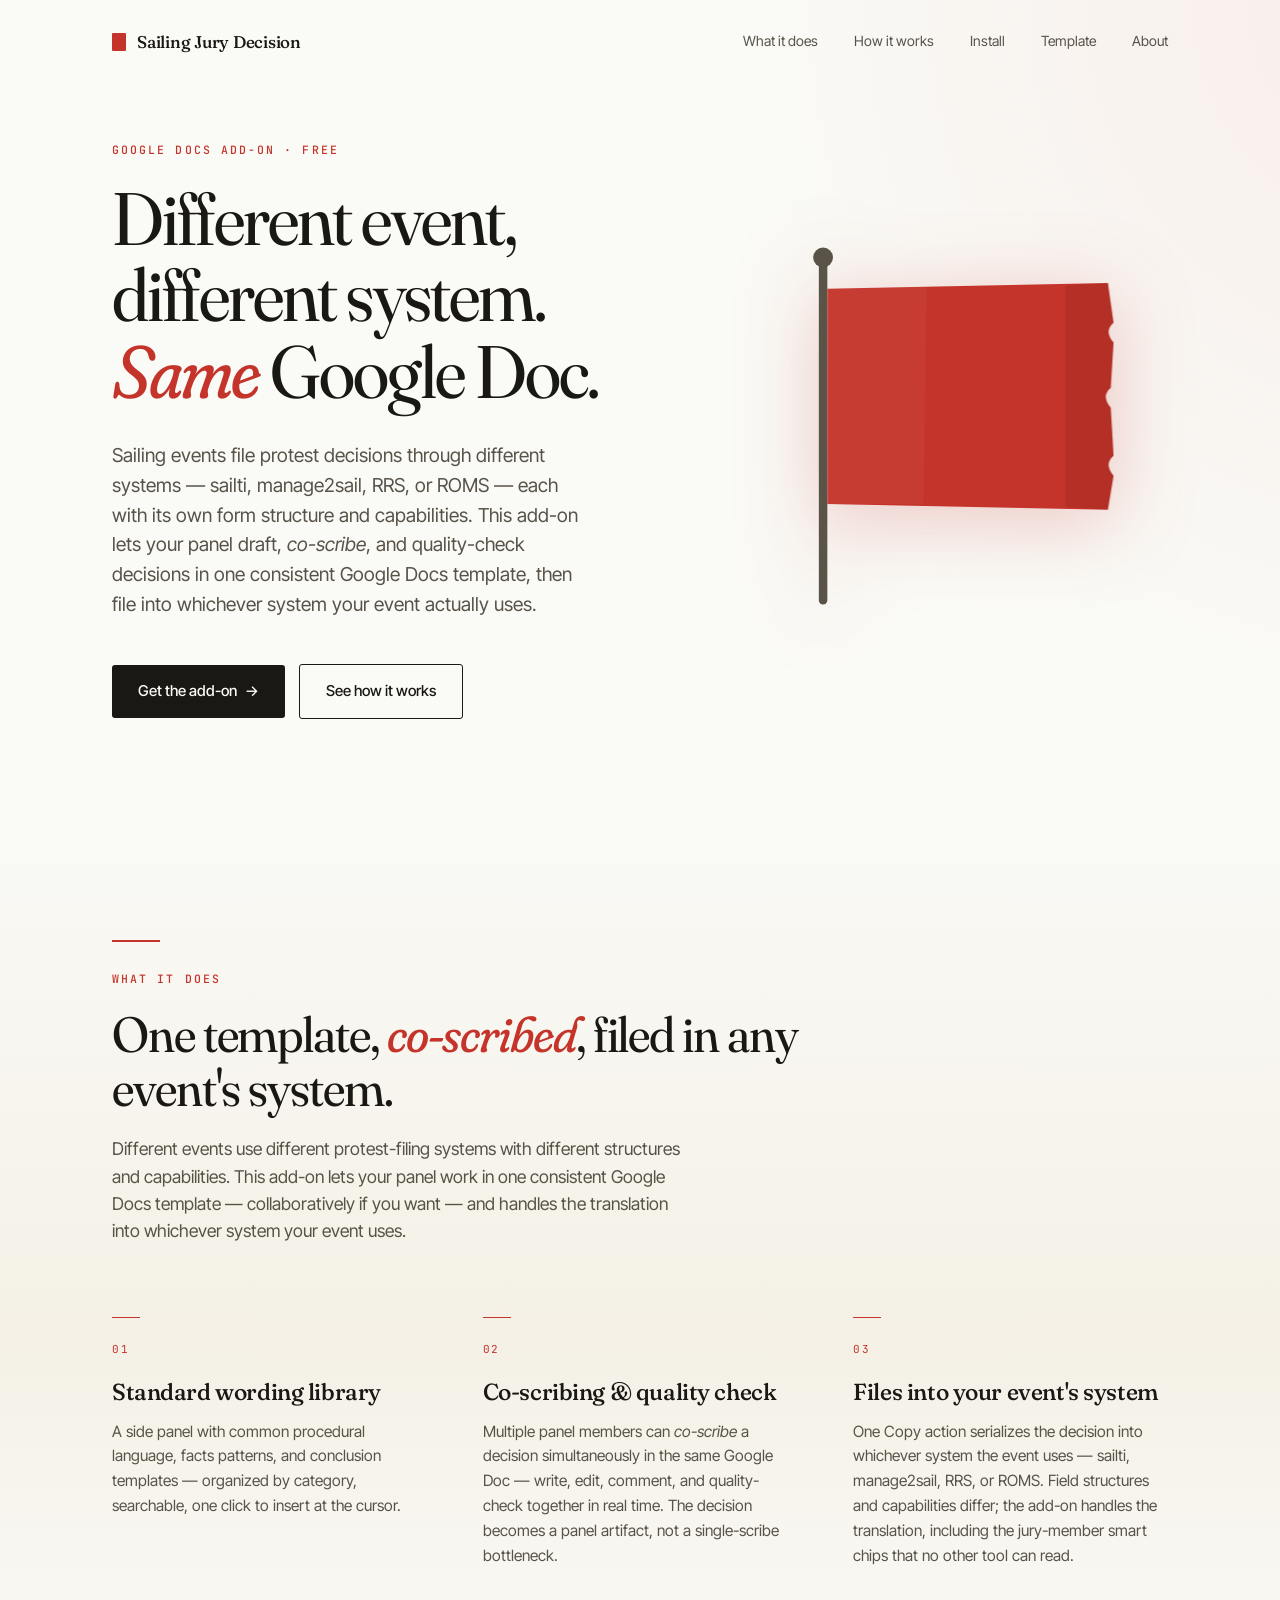
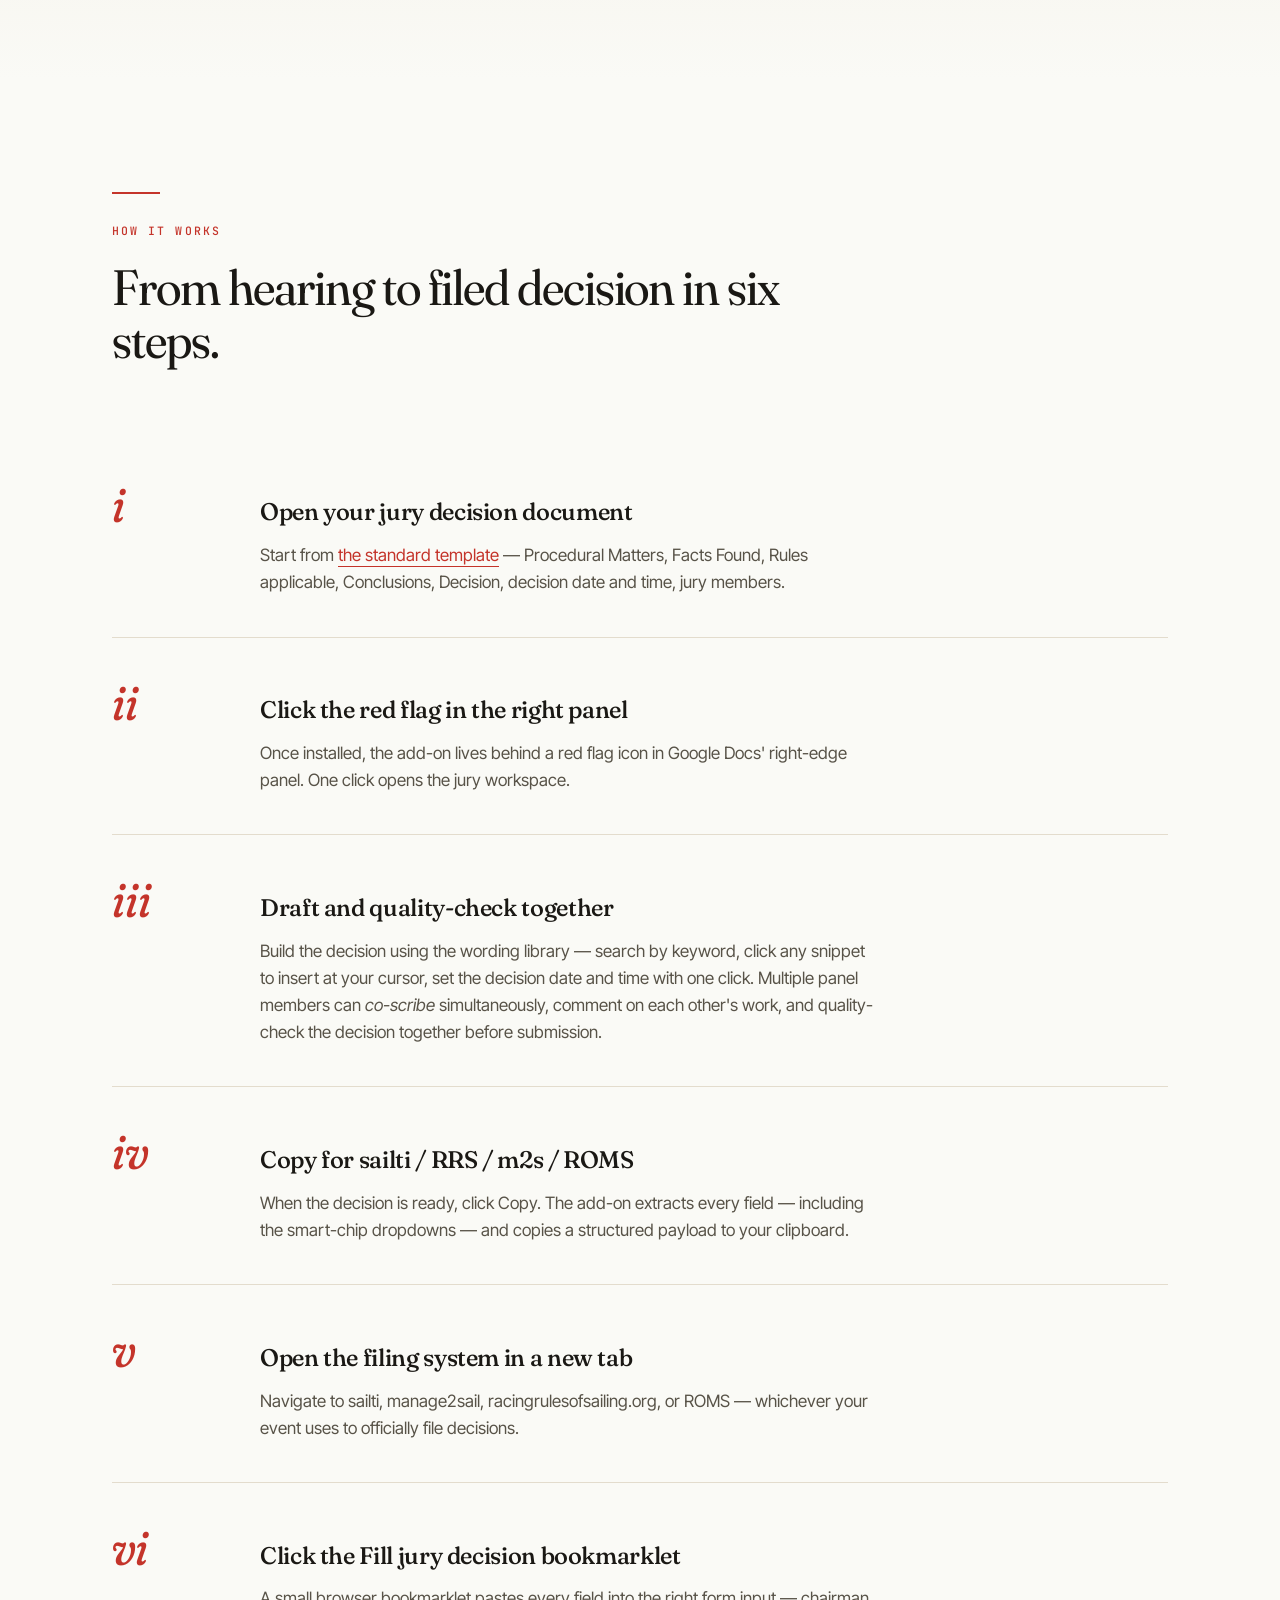
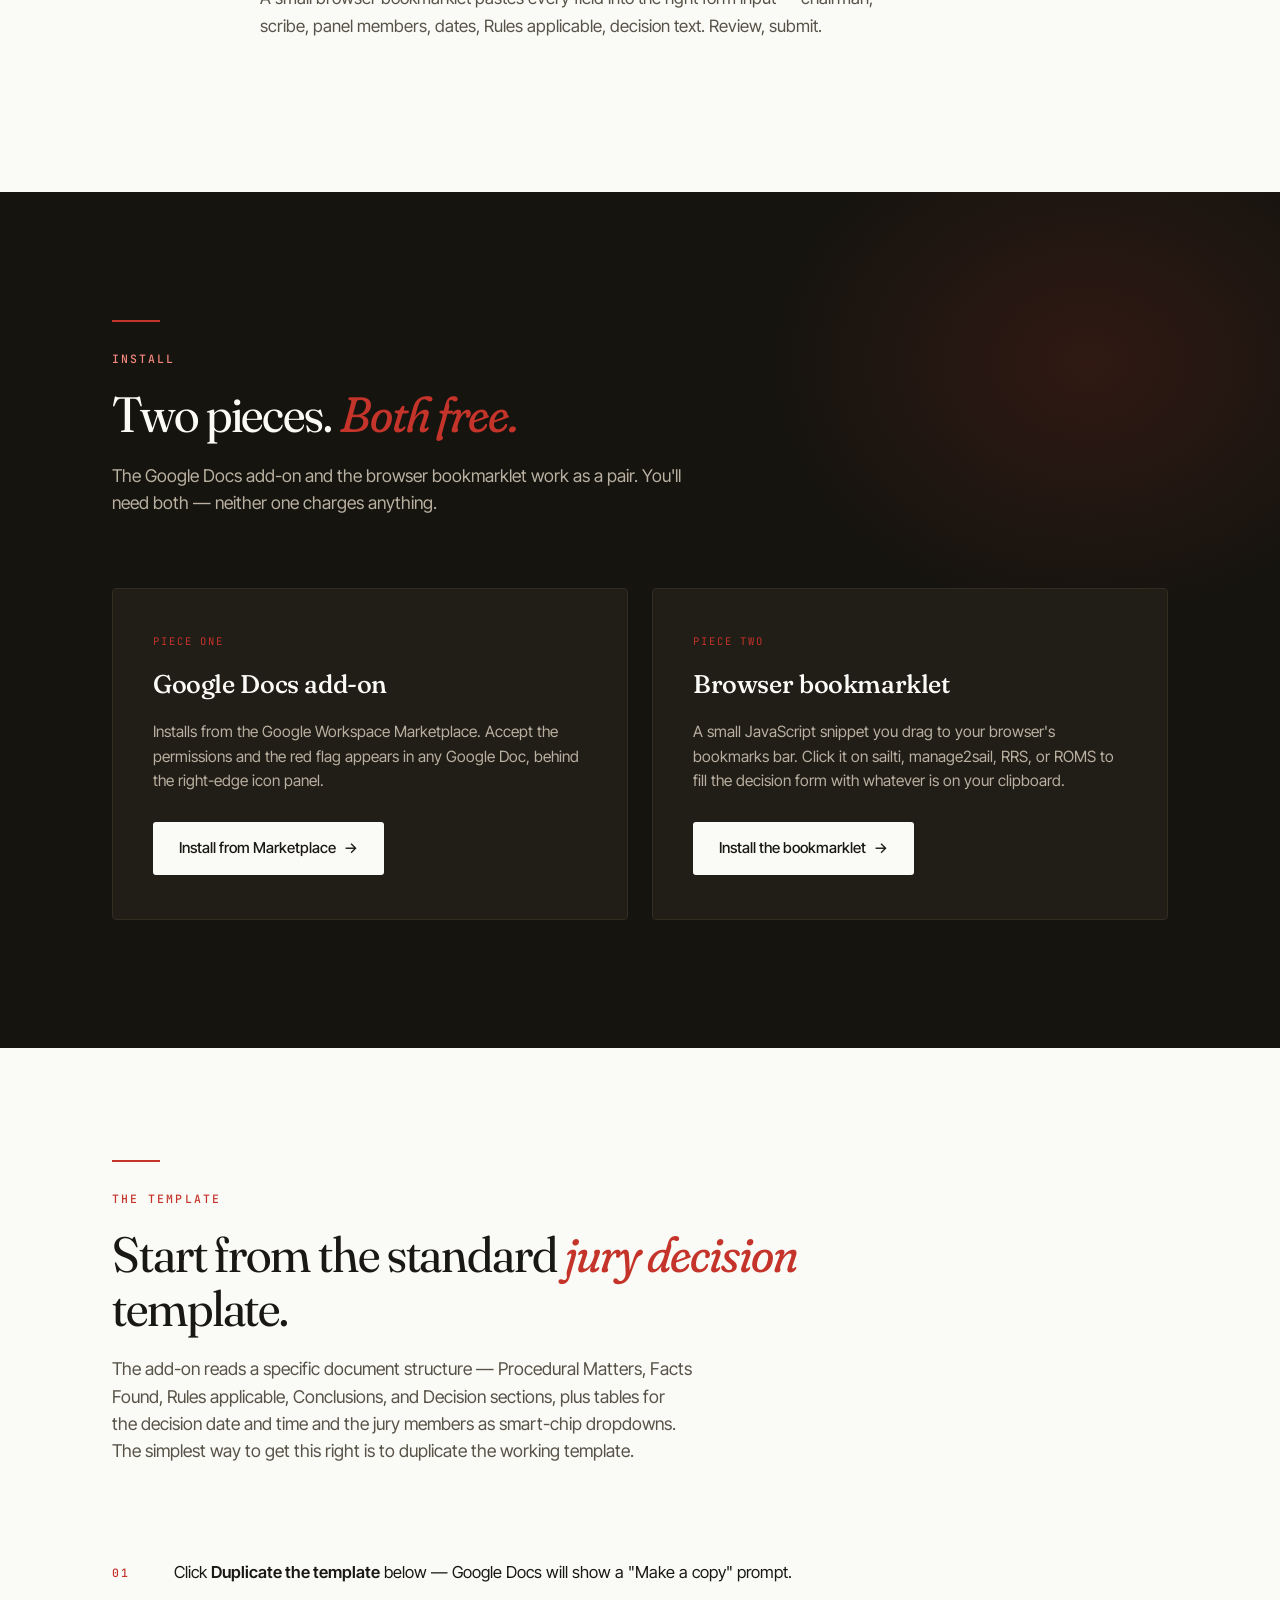
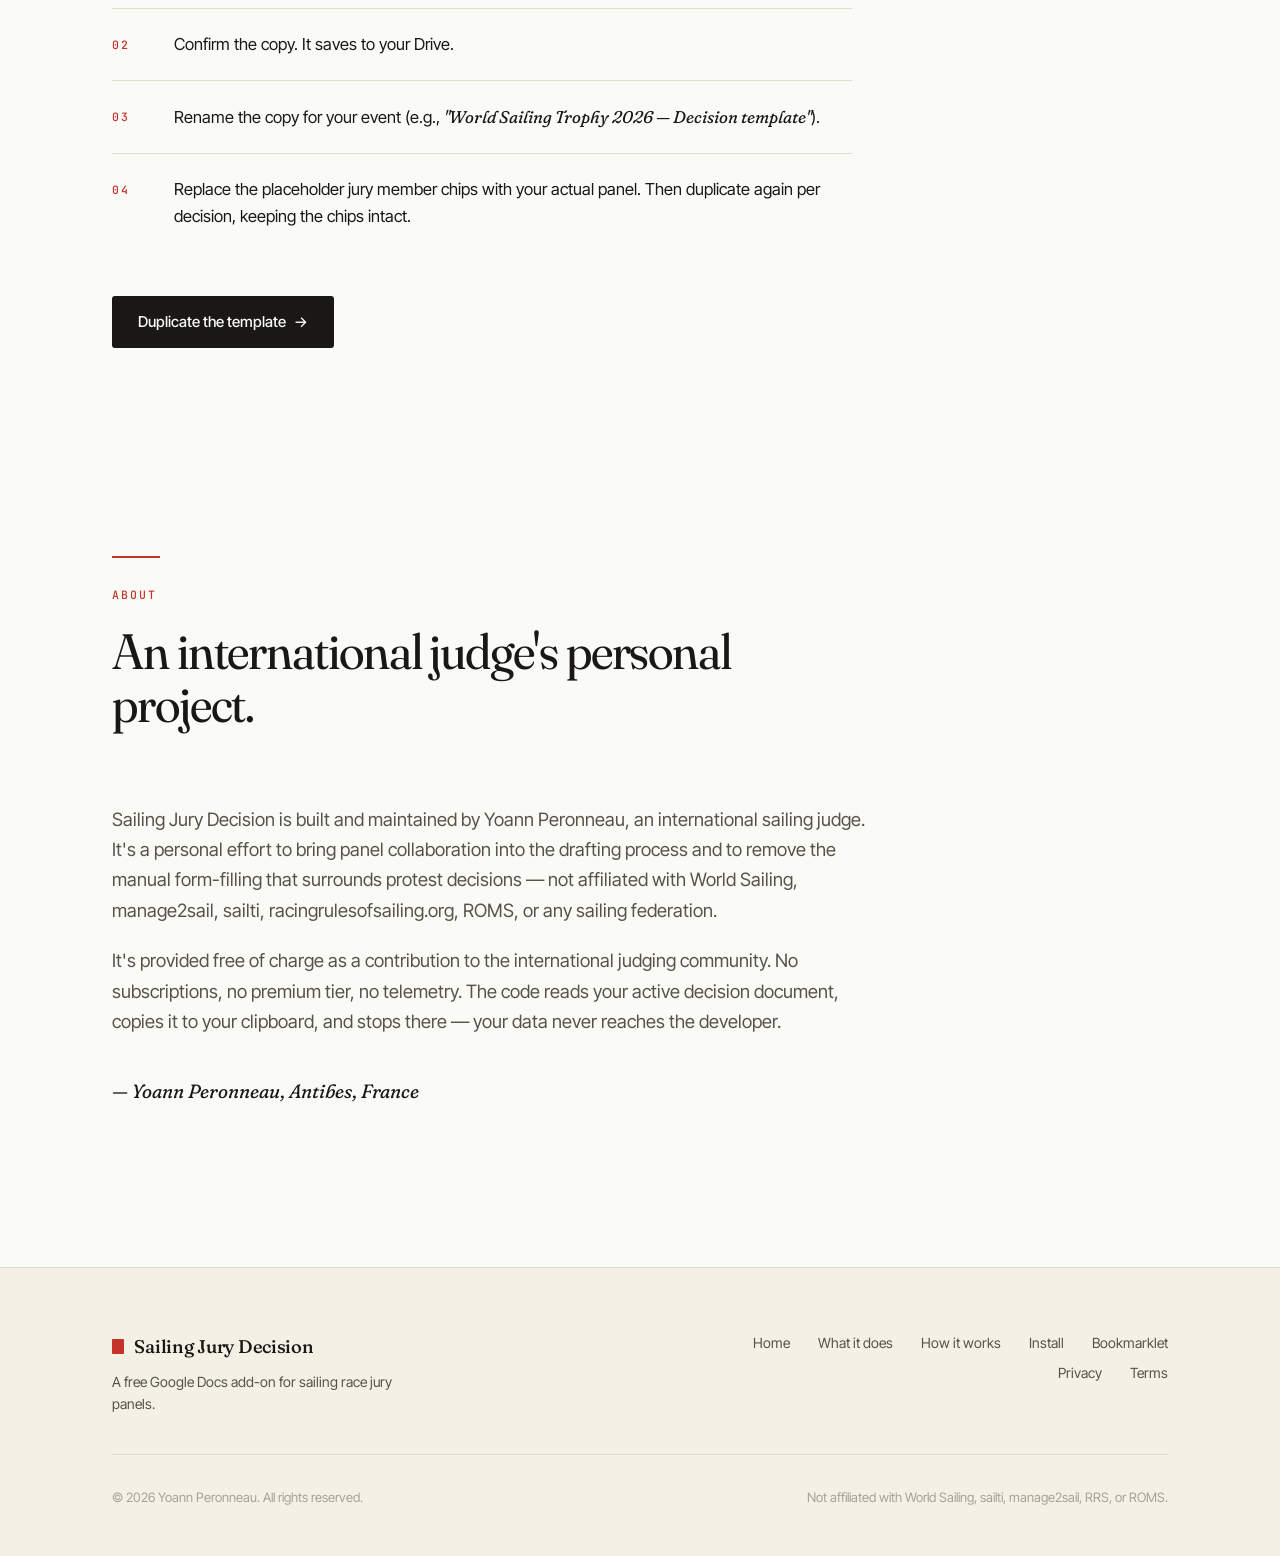
<file: index.html>
<!--
  Copyright © 2026 Yoann Peronneau. All rights reserved.

  Landing page for the Sailing Jury Decision Google Workspace add-on.
  Hosted at https://jury.peronneau.net/

  Shared design system is in styles.css. Only page-specific layout
  (hero, flag illustration, features grid, steps, install section,
  template section, about, page-load animations) lives in this file.
-->
<!DOCTYPE html>
<html lang="en">
<head>
<meta charset="UTF-8">
<meta name="viewport" content="width=device-width, initial-scale=1.0">
<title>Sailing Jury Decision — A Google Docs add-on for sailing race juries</title>
<meta name="description" content="A Google Docs add-on that lets sailing race jury panels draft and co-scribe protest decisions in one consistent template, then file them into whichever system the event uses — sailti, manage2sail, racingrulesofsailing.org, or ROMS.">
<meta name="author" content="Yoann Peronneau">

<link rel="icon" type="image/svg+xml" href="protest-flag.svg">
<link rel="icon" type="image/png" sizes="32x32" href="protest-flag-32.png">
<link rel="apple-touch-icon" sizes="180x180" href="protest-flag-180.png">

<link rel="preconnect" href="https://fonts.googleapis.com">
<link rel="preconnect" href="https://fonts.gstatic.com" crossorigin>
<link href="https://fonts.googleapis.com/css2?family=Fraunces:ital,opsz,wght,SOFT@0,9..144,300..700,30..100;1,9..144,300..700,30..100&family=Inter+Tight:wght@400;500;600&family=JetBrains+Mono:wght@400;500&display=swap" rel="stylesheet">
<link rel="stylesheet" href="styles.css">

<style>
/* === Page-specific layout for index.html only ===
   Shared design tokens, header, footer, buttons, typography,
   reveal animations live in styles.css. */

/* HERO */
.hero {
  min-height: 92vh;
  display: flex;
  align-items: center;
  padding-top: 7rem;
  padding-bottom: 5rem;
  position: relative;
}

.hero::before {
  content: '';
  position: absolute;
  top: 0; right: -10%;
  width: 60%;
  height: 100%;
  background: radial-gradient(ellipse at top right, var(--accent-soft) 0%, transparent 60%);
  opacity: 0.5;
  pointer-events: none;
}

.hero-grid {
  display: grid;
  grid-template-columns: 1.45fr 1fr;
  gap: 5rem;
  align-items: center;
  position: relative;
  z-index: 1;
}

.hero-title {
  font-family: var(--display);
  font-size: clamp(2.6rem, 5.8vw, 4.8rem);
  line-height: 1.03;
  font-weight: 400;
  letter-spacing: -0.025em;
  font-variation-settings: 'opsz' 144, 'SOFT' 30;
  margin-bottom: 2rem;
  max-width: 620px;
}

.hero-title em {
  font-style: italic;
  color: var(--accent);
  font-weight: 400;
  font-variation-settings: 'opsz' 144, 'SOFT' 100;
}

.hero-subtitle {
  font-size: 1.2rem;
  color: var(--text-muted);
  line-height: 1.55;
  max-width: 480px;
  margin-bottom: 2.75rem;
}

.hero-actions {
  display: flex;
  gap: 0.9rem;
  flex-wrap: wrap;
  align-items: center;
}

/* Flag illustration */
.flag-container {
  display: flex;
  justify-content: center;
  align-items: center;
  perspective: 600px;
}

.flag-svg {
  width: 100%;
  max-width: 340px;
  filter: drop-shadow(0 14px 40px rgba(196, 52, 42, 0.25));
}

@keyframes flag-flutter {
  0%, 100% { transform: rotateY(0deg) skewY(0deg); }
  25%      { transform: rotateY(-8deg) skewY(-1deg); }
  50%      { transform: rotateY(0deg) skewY(0.5deg); }
  75%      { transform: rotateY(6deg) skewY(-0.5deg); }
}

.flag-fabric {
  transform-origin: 19px center;
  animation: flag-flutter 6s ease-in-out infinite;
  transform-style: preserve-3d;
}

/* Features */
#what {
  background: linear-gradient(180deg, transparent 0%, var(--bg-warm) 60%, transparent 100%);
}

.features {
  display: grid;
  grid-template-columns: repeat(3, 1fr);
  gap: 3.5rem;
}

.feature { position: relative; padding-top: 1.5rem; }

.feature::before {
  content: '';
  position: absolute;
  top: 0; left: 0;
  width: 28px;
  height: 1px;
  background: var(--accent);
}

.feature-num {
  font-family: var(--mono);
  font-size: 11px;
  letter-spacing: 0.15em;
  color: var(--accent);
  margin-bottom: 1.25rem;
}

.feature-title {
  font-family: var(--display);
  font-size: 1.45rem;
  font-weight: 500;
  font-variation-settings: 'opsz' 36, 'SOFT' 50;
  margin-bottom: 0.85rem;
  letter-spacing: -0.018em;
  line-height: 1.2;
}

.feature-desc {
  color: var(--text-muted);
  line-height: 1.6;
  font-size: 15.5px;
}

/* How it works steps */
.steps { display: flex; flex-direction: column; }

.step {
  display: grid;
  grid-template-columns: 100px 1fr;
  gap: 3rem;
  padding: 2.5rem 0;
  border-bottom: 1px solid var(--rule);
  align-items: start;
}

.step:last-child { border-bottom: none; }

.step-num {
  font-family: var(--display);
  font-size: 3.2rem;
  font-weight: 400;
  font-style: italic;
  color: var(--accent);
  font-variation-settings: 'opsz' 144, 'SOFT' 100;
  line-height: 0.95;
}

.step-content { padding-top: 0.85rem; }

.step-title {
  font-family: var(--display);
  font-size: 1.5rem;
  font-weight: 500;
  letter-spacing: -0.015em;
  margin-bottom: 0.65rem;
  font-variation-settings: 'opsz' 36, 'SOFT' 40;
}

.step-desc {
  color: var(--text-muted);
  max-width: 620px;
  line-height: 1.6;
}

/* Install — dark section */
#install {
  background: var(--dark-bg);
  color: var(--bg);
  padding: 8rem 0;
  position: relative;
  overflow: hidden;
}

#install::before {
  content: '';
  position: absolute;
  top: -10%; right: -10%;
  width: 50%;
  height: 60%;
  background: radial-gradient(ellipse at center, rgba(196, 52, 42, 0.15) 0%, transparent 70%);
  pointer-events: none;
}

#install .section-title { color: var(--bg); }
#install .section-intro { color: var(--dark-text-muted); }
#install .eyebrow { color: #f5887e; }

.install-cards {
  display: grid;
  grid-template-columns: 1fr 1fr;
  gap: 1.5rem;
  margin-top: 3rem;
  position: relative;
  z-index: 1;
}

.install-card {
  background: var(--dark-card);
  padding: 2.75rem 2.5rem;
  border-radius: 4px;
  border: 1px solid var(--dark-border);
  position: relative;
  display: flex;
  flex-direction: column;
}

.install-card-tag {
  font-family: var(--mono);
  font-size: 10.5px;
  text-transform: uppercase;
  letter-spacing: 0.18em;
  color: var(--accent);
  margin-bottom: 0.9rem;
}

.install-card h3 {
  font-family: var(--display);
  font-size: 1.6rem;
  font-weight: 500;
  font-variation-settings: 'opsz' 36, 'SOFT' 50;
  margin-bottom: 0.9rem;
  color: var(--bg);
  letter-spacing: -0.015em;
}

.install-card p {
  color: var(--dark-text-muted);
  margin-bottom: 1.75rem;
  line-height: 1.6;
  font-size: 15.5px;
  flex-grow: 1;
}

.install-card .btn-primary {
  background: var(--bg);
  color: var(--text);
  align-self: flex-start;
}

.install-card .btn-primary:hover { background: var(--accent); color: var(--bg); }

.install-card .btn-disabled {
  border-color: var(--dark-border);
  color: var(--text-faint);
}

/* Template section */
.template-block { max-width: 740px; }

.template-steps {
  list-style: none;
  counter-reset: t-step;
  margin-bottom: 2.75rem;
}

.template-steps li {
  counter-increment: t-step;
  position: relative;
  padding: 1.4rem 0 1.4rem 62px;
  border-bottom: 1px solid var(--rule);
  font-size: 16.5px;
  line-height: 1.6;
}

.template-steps li:last-child { border-bottom: none; }

.template-steps li::before {
  content: counter(t-step, decimal-leading-zero);
  position: absolute;
  left: 0;
  top: 1.4rem;
  font-family: var(--mono);
  font-size: 11.5px;
  color: var(--accent);
  font-weight: 500;
  letter-spacing: 0.15em;
  padding-top: 5px;
}

.template-steps em {
  font-family: var(--display);
  font-style: italic;
  font-variation-settings: 'opsz' 36, 'SOFT' 100;
  color: var(--text);
  font-size: 17px;
}

.template-steps strong { font-weight: 600; color: var(--text); }

/* About */
#about { padding: 6rem 0; }

.about-content { max-width: 760px; }

.about-content p {
  font-size: 1.15rem;
  line-height: 1.65;
  color: var(--text-muted);
  margin-bottom: 1.25rem;
}

.about-signature {
  margin-top: 2.5rem;
  font-family: var(--display);
  font-style: italic;
  font-size: 1.2rem;
  font-variation-settings: 'opsz' 36, 'SOFT' 100;
  color: var(--text);
}

/* Hero load animations (page-specific) */
.hero-anim {
  opacity: 0;
  animation: fade-up 0.85s cubic-bezier(0.16, 1, 0.3, 1) forwards;
}

.hero-anim-1 { animation-delay: 0.1s; }
.hero-anim-2 { animation-delay: 0.25s; }
.hero-anim-3 { animation-delay: 0.4s; }
.hero-anim-4 { animation-delay: 0.55s; }
.hero-anim-5 { animation-delay: 0.5s; animation-duration: 1.1s; }

/* Index responsive overrides */
@media (max-width: 920px) {
  .hero-grid { grid-template-columns: 1fr; gap: 3rem; }
  .flag-container { order: -1; }
  .flag-svg { max-width: 220px; }
  .features { grid-template-columns: 1fr; gap: 2.5rem; }
  .install-cards { grid-template-columns: 1fr; }
}

@media (max-width: 640px) {
  .step { grid-template-columns: 60px 1fr; gap: 1.5rem; padding: 2rem 0; }
  .step-num { font-size: 2.2rem; }
  .install-card { padding: 2rem 1.75rem; }
  .hero-actions { width: 100%; }
  .hero-actions .btn { flex: 1; justify-content: center; }
}
</style>
</head>
<body>

<header class="absolute">
  <div class="container">
    <a href="#" class="brand">
      <span class="brand-flag"></span>
      Sailing Jury Decision
    </a>
    <nav>
      <a href="#what">What it does</a>
      <a href="#how">How it works</a>
      <a href="#install">Install</a>
      <a href="#template">Template</a>
      <a href="#about">About</a>
    </nav>
  </div>
</header>

<main>

<section class="hero">
  <div class="container">
    <div class="hero-grid">
      <div>
        <div class="eyebrow hero-anim hero-anim-1">Google Docs add-on · Free</div>
        <h1 class="hero-title hero-anim hero-anim-2">
          Different event, different system. <em>Same</em> Google Doc.
        </h1>
        <p class="hero-subtitle hero-anim hero-anim-3">
          Sailing events file protest decisions through different systems — sailti, manage2sail, RRS, or ROMS — each with its own form structure and capabilities. This add-on lets your panel draft, <em>co-scribe</em>, and quality-check decisions in one consistent Google Docs template, then file into whichever system your event actually uses.
        </p>
        <div class="hero-actions hero-anim hero-anim-4">
          <a href="#install" class="btn btn-primary">
            Get the add-on
            <span class="arrow">→</span>
          </a>
          <a href="#how" class="btn btn-secondary">See how it works</a>
        </div>
      </div>

      <div class="flag-container hero-anim hero-anim-5">
        <svg class="flag-svg" viewBox="0 0 240 280" xmlns="http://www.w3.org/2000/svg" aria-label="Sailing protest flag">
          <rect x="14" y="18" width="6" height="245" rx="3" fill="#5a5448"/>
          <circle cx="17" cy="18" r="7" fill="#5a5448"/>
          <g class="flag-fabric">
            <path d="M 20 40 L 218 36 L 222 64 Q 215 70 222 78 L 220 110 Q 213 116 220 124 L 222 158 Q 215 164 222 172 L 218 196 L 20 192 Z" fill="#c4342a"/>
            <path d="M 188 38 L 218 36 L 222 64 Q 215 70 222 78 L 220 110 Q 213 116 220 124 L 222 158 Q 215 164 222 172 L 218 196 L 188 194 Z" fill="#000" opacity="0.08"/>
            <path d="M 20 40 L 90 38 L 88 192 L 20 192 Z" fill="#fff" opacity="0.04"/>
          </g>
        </svg>
      </div>
    </div>
  </div>
</section>

<section id="what">
  <div class="container">
    <div class="section-header reveal">
      <div class="rule"></div>
      <div class="eyebrow">What it does</div>
      <h2 class="section-title">One template, <em>co-scribed</em>, filed in any event's system.</h2>
      <p class="section-intro">Different events use different protest-filing systems with different structures and capabilities. This add-on lets your panel work in one consistent Google Docs template — collaboratively if you want — and handles the translation into whichever system your event uses.</p>
    </div>

    <div class="features">
      <div class="feature reveal">
        <div class="feature-num">01</div>
        <h3 class="feature-title">Standard wording library</h3>
        <p class="feature-desc">A side panel with common procedural language, facts patterns, and conclusion templates — organized by category, searchable, one click to insert at the cursor.</p>
      </div>
      <div class="feature reveal">
        <div class="feature-num">02</div>
        <h3 class="feature-title">Co-scribing &amp; quality check</h3>
        <p class="feature-desc">Multiple panel members can <em>co-scribe</em> a decision simultaneously in the same Google Doc — write, edit, comment, and quality-check together in real time. The decision becomes a panel artifact, not a single-scribe bottleneck.</p>
      </div>
      <div class="feature reveal">
        <div class="feature-num">03</div>
        <h3 class="feature-title">Files into your event's system</h3>
        <p class="feature-desc">One Copy action serializes the decision into whichever system the event uses — sailti, manage2sail, RRS, or ROMS. Field structures and capabilities differ; the add-on handles the translation, including the jury-member smart chips that no other tool can read.</p>
      </div>
    </div>
  </div>
</section>

<section id="how">
  <div class="container">
    <div class="section-header reveal">
      <div class="rule"></div>
      <div class="eyebrow">How it works</div>
      <h2 class="section-title">From hearing to filed decision in six steps.</h2>
    </div>

    <div class="steps">
      <div class="step reveal">
        <div class="step-num">i</div>
        <div class="step-content">
          <h3 class="step-title">Open your jury decision document</h3>
          <p class="step-desc">Start from <a href="#template" class="inline-link">the standard template</a> — Procedural Matters, Facts Found, Rules applicable, Conclusions, Decision, decision date and time, jury members.</p>
        </div>
      </div>

      <div class="step reveal">
        <div class="step-num">ii</div>
        <div class="step-content">
          <h3 class="step-title">Click the red flag in the right panel</h3>
          <p class="step-desc">Once installed, the add-on lives behind a red flag icon in Google Docs' right-edge panel. One click opens the jury workspace.</p>
        </div>
      </div>

      <div class="step reveal">
        <div class="step-num">iii</div>
        <div class="step-content">
          <h3 class="step-title">Draft and quality-check together</h3>
          <p class="step-desc">Build the decision using the wording library — search by keyword, click any snippet to insert at your cursor, set the decision date and time with one click. Multiple panel members can <em>co-scribe</em> simultaneously, comment on each other's work, and quality-check the decision together before submission.</p>
        </div>
      </div>

      <div class="step reveal">
        <div class="step-num">iv</div>
        <div class="step-content">
          <h3 class="step-title">Copy for sailti / RRS / m2s / ROMS</h3>
          <p class="step-desc">When the decision is ready, click Copy. The add-on extracts every field — including the smart-chip dropdowns — and copies a structured payload to your clipboard.</p>
        </div>
      </div>

      <div class="step reveal">
        <div class="step-num">v</div>
        <div class="step-content">
          <h3 class="step-title">Open the filing system in a new tab</h3>
          <p class="step-desc">Navigate to sailti, manage2sail, racingrulesofsailing.org, or ROMS — whichever your event uses to officially file decisions.</p>
        </div>
      </div>

      <div class="step reveal">
        <div class="step-num">vi</div>
        <div class="step-content">
          <h3 class="step-title">Click the Fill jury decision bookmarklet</h3>
          <p class="step-desc">A small browser bookmarklet pastes every field into the right form input — chairman, scribe, panel members, dates, Rules applicable, decision text. Review, submit.</p>
        </div>
      </div>
    </div>
  </div>
</section>

<section id="install">
  <div class="container">
    <div class="section-header reveal">
      <div class="rule"></div>
      <div class="eyebrow">Install</div>
      <h2 class="section-title">Two pieces. <em>Both free.</em></h2>
      <p class="section-intro">The Google Docs add-on and the browser bookmarklet work as a pair. You'll need both — neither one charges anything.</p>
    </div>

    <div class="install-cards">
      <div class="install-card reveal">
        <div class="install-card-tag">Piece one</div>
        <h3>Google Docs add-on</h3>
        <p>Installs from the Google Workspace Marketplace. Accept the permissions and the red flag appears in any Google Doc, behind the right-edge icon panel.</p>
        <a href="https://workspace.google.com/marketplace/app/sailing_jury_decision/510064529294"
           class="btn btn-primary"
           target="_blank" rel="noopener">
          Install from Marketplace
          <span class="arrow">→</span>
        </a>
      </div>

      <div class="install-card reveal">
        <div class="install-card-tag">Piece two</div>
        <h3>Browser bookmarklet</h3>
        <p>A small JavaScript snippet you drag to your browser's bookmarks bar. Click it on sailti, manage2sail, RRS, or ROMS to fill the decision form with whatever is on your clipboard.</p>
        <a href="install.html" class="btn btn-primary">
          Install the bookmarklet
          <span class="arrow">→</span>
        </a>
      </div>
    </div>
  </div>
</section>

<section id="template">
  <div class="container">
    <div class="section-header reveal">
      <div class="rule"></div>
      <div class="eyebrow">The template</div>
      <h2 class="section-title">Start from the standard <em>jury decision</em> template.</h2>
      <p class="section-intro">
        The add-on reads a specific document structure — Procedural Matters, Facts Found, Rules applicable, Conclusions, and Decision sections, plus tables for the decision date and time and the jury members as smart-chip dropdowns. The simplest way to get this right is to duplicate the working template.
      </p>
    </div>

    <div class="template-block reveal">
      <ol class="template-steps">
        <li>Click <strong>Duplicate the template</strong> below — Google Docs will show a "Make a copy" prompt.</li>
        <li>Confirm the copy. It saves to your Drive.</li>
        <li>Rename the copy for your event (e.g., <em>"World Sailing Trophy 2026 — Decision template"</em>).</li>
        <li>Replace the placeholder jury member chips with your actual panel. Then duplicate again per decision, keeping the chips intact.</li>
      </ol>

      <a href="https://docs.google.com/document/d/1S9olFrfcYZWO6kesL7P28t8jFdscRmoN2RX7zeekuC8/copy"
         class="btn btn-primary"
         target="_blank" rel="noopener">
        Duplicate the template
        <span class="arrow">→</span>
      </a>
    </div>
  </div>
</section>

<section id="about">
  <div class="container">
    <div class="section-header reveal">
      <div class="rule"></div>
      <div class="eyebrow">About</div>
      <h2 class="section-title">An international judge's personal project.</h2>
    </div>
    <div class="about-content reveal">
      <p>
        Sailing Jury Decision is built and maintained by Yoann Peronneau, an international sailing judge. It's a personal effort to bring panel collaboration into the drafting process and to remove the manual form-filling that surrounds protest decisions — not affiliated with World Sailing, manage2sail, sailti, racingrulesofsailing.org, ROMS, or any sailing federation.
      </p>
      <p>
        It's provided free of charge as a contribution to the international judging community. No subscriptions, no premium tier, no telemetry. The code reads your active decision document, copies it to your clipboard, and stops there — your data never reaches the developer.
      </p>
      <div class="about-signature">— Yoann Peronneau, Antibes, France</div>
    </div>
  </div>
</section>

</main>

<footer>
  <div class="container">
    <div class="footer-grid">
      <div class="footer-brand-block">
        <div class="footer-brand">
          <span class="brand-flag"></span>
          Sailing Jury Decision
        </div>
        <p class="footer-tagline">A free Google Docs add-on for sailing race jury panels.</p>
      </div>
      <nav class="footer-links">
        <a href="index.html">Home</a>
        <a href="#what">What it does</a>
        <a href="#how">How it works</a>
        <a href="#install">Install</a>
        <a href="install.html">Bookmarklet</a>
        <a href="privacy.html">Privacy</a>
        <a href="terms.html">Terms</a>
      </nav>
    </div>
    <div class="footer-bottom">
      <div>© 2026 Yoann Peronneau. All rights reserved.</div>
      <div>Not affiliated with World Sailing, sailti, manage2sail, RRS, or ROMS.</div>
    </div>
  </div>
</footer>

<script>
  const observer = new IntersectionObserver((entries) => {
    for (const entry of entries) {
      if (entry.isIntersecting) {
        entry.target.classList.add('visible');
        observer.unobserve(entry.target);
      }
    }
  }, { threshold: 0.12, rootMargin: '0px 0px -60px 0px' });

  document.querySelectorAll('.reveal').forEach(el => observer.observe(el));
</script>

</body>
</html>
</file>
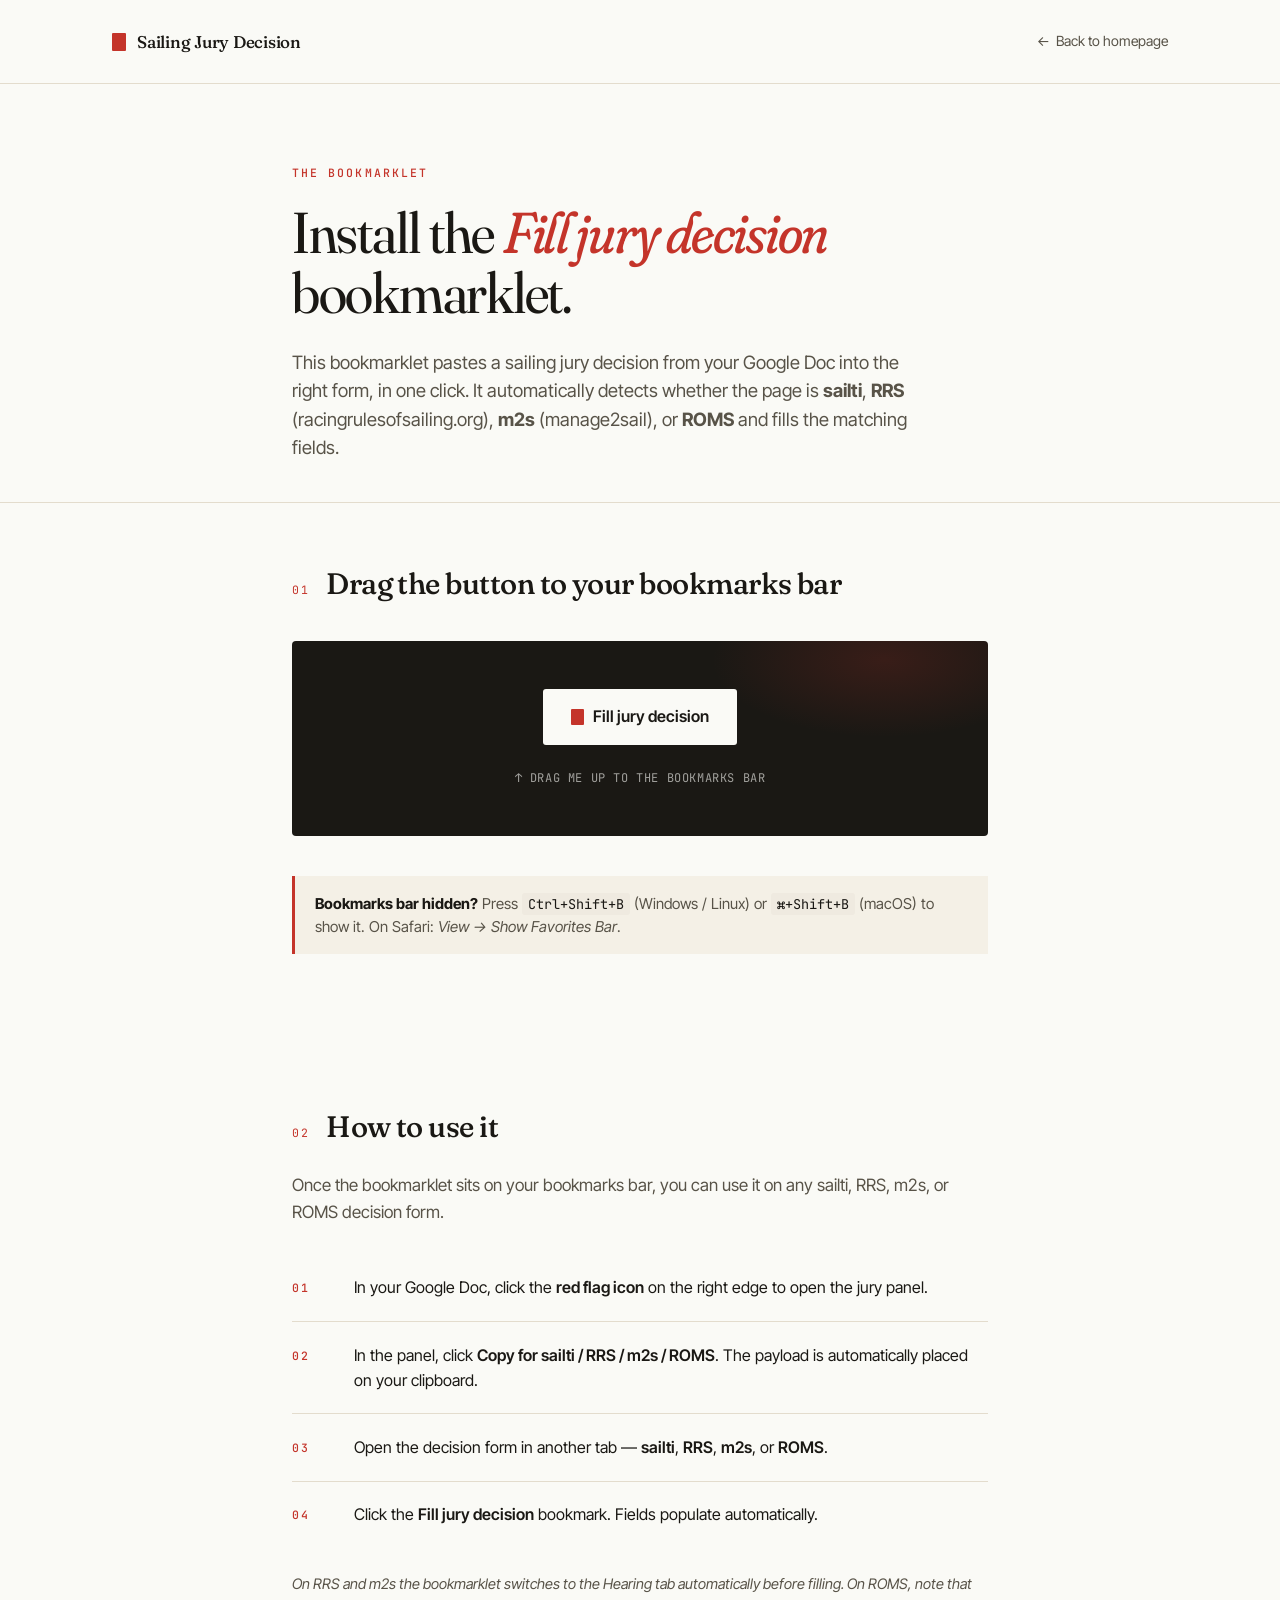
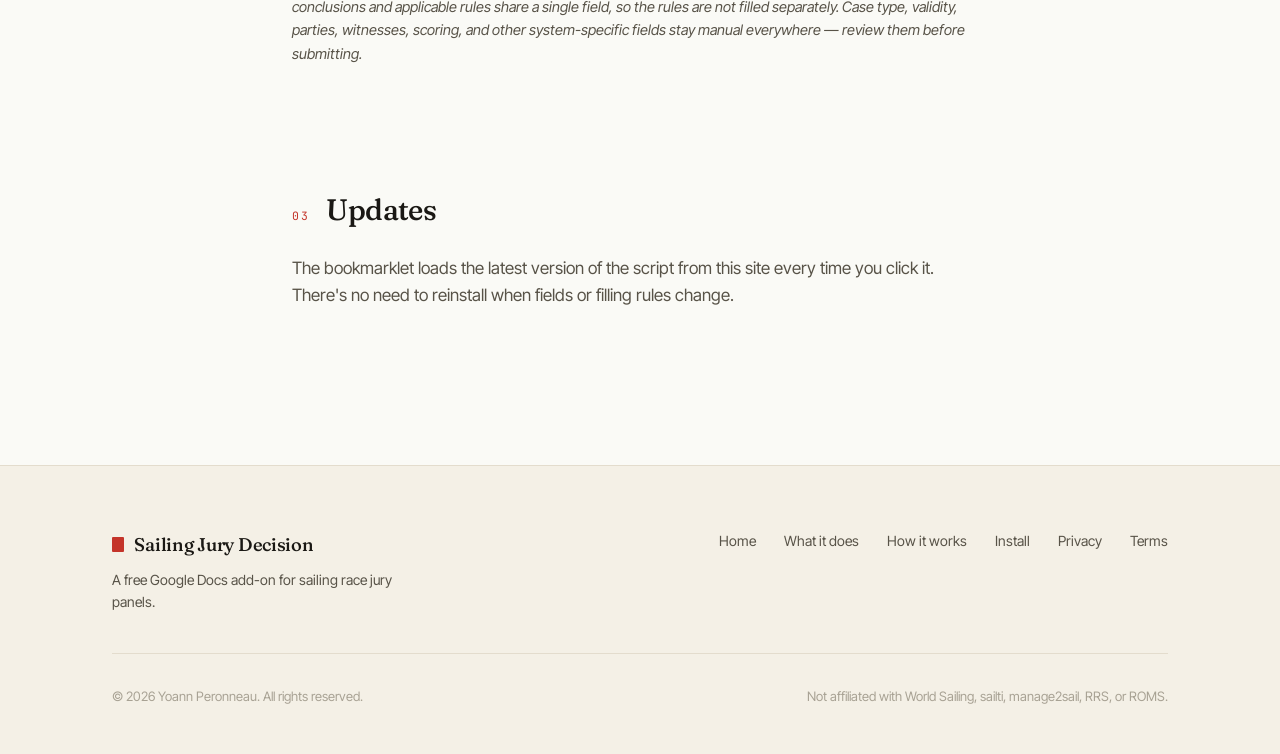
<file: install.html>
<!--
  Copyright © 2026 Yoann Peronneau. All rights reserved.

  Bookmarklet install page for the Sailing Jury Decision tool.
  Hosted at https://jury.peronneau.net/install.html

  Shared design system is in styles.css. Only page-specific layout
  (install area, bookmarklet button, note callouts, use steps)
  lives in this file.
-->
<!DOCTYPE html>
<html lang="en">
<head>
<meta charset="UTF-8">
<meta name="viewport" content="width=device-width, initial-scale=1.0">
<title>Install the bookmarklet — Sailing Jury Decision</title>
<meta name="description" content="Install the Fill jury decision bookmarklet for sailti, manage2sail, racingrulesofsailing.org, and ROMS.">

<link rel="icon" type="image/svg+xml" href="protest-flag.svg">
<link rel="icon" type="image/png" sizes="32x32" href="protest-flag-32.png">
<link rel="apple-touch-icon" sizes="180x180" href="protest-flag-180.png">

<link rel="preconnect" href="https://fonts.googleapis.com">
<link rel="preconnect" href="https://fonts.gstatic.com" crossorigin>
<link href="https://fonts.googleapis.com/css2?family=Fraunces:ital,opsz,wght,SOFT@0,9..144,300..700,30..100;1,9..144,300..700,30..100&family=Inter+Tight:wght@400;500;600&family=JetBrains+Mono:wght@400;500&display=swap" rel="stylesheet">
<link rel="stylesheet" href="styles.css">

<style>
/* === Page-specific layout for install.html only === */

/* Container narrower than index for a docs feel */
.install-container { max-width: 760px; margin: 0 auto; padding: 0 2rem; }

section { padding: 4rem 0; }

/* Numbered section heading (01 / 02 / 03) */
.section-heading {
  display: flex;
  align-items: baseline;
  gap: 1rem;
  margin-bottom: 1.75rem;
}

.section-heading-num {
  font-family: var(--mono);
  font-size: 11.5px;
  letter-spacing: 0.18em;
  color: var(--accent);
  flex-shrink: 0;
}

.section-heading h2 {
  font-family: var(--display);
  font-size: 1.85rem;
  font-weight: 500;
  font-variation-settings: 'opsz' 36, 'SOFT' 50;
  letter-spacing: -0.018em;
  line-height: 1.15;
}

.lede {
  color: var(--text-muted);
  margin-bottom: 1.75rem;
  line-height: 1.6;
}

/* Install area — the dark draggable bookmarklet section */
.install-area {
  background: var(--text);
  color: var(--bg);
  border-radius: 4px;
  padding: 3rem 2.5rem;
  text-align: center;
  margin: 2.5rem 0;
  position: relative;
  overflow: hidden;
}

.install-area::before {
  content: '';
  position: absolute;
  top: -30%; right: -10%;
  width: 50%;
  height: 80%;
  background: radial-gradient(ellipse at center, rgba(196, 52, 42, 0.18) 0%, transparent 70%);
  pointer-events: none;
}

.bookmarklet {
  display: inline-flex;
  align-items: center;
  gap: 0.55rem;
  padding: 0.95rem 1.75rem;
  background: var(--bg);
  color: var(--text);
  border-radius: 3px;
  font-family: var(--body);
  font-size: 16px;
  font-weight: 600;
  cursor: grab;
  user-select: none;
  text-decoration: none;
  transition: background 0.2s;
  position: relative;
  z-index: 1;
}

.bookmarklet:hover { background: var(--accent); color: var(--bg); }
.bookmarklet:active { cursor: grabbing; }

.bookmarklet-flag {
  width: 13px;
  height: 16px;
  background: var(--accent);
  border-radius: 1px;
  flex-shrink: 0;
}

.bookmarklet:hover .bookmarklet-flag { background: var(--bg); }

.drag-hint {
  margin-top: 1.5rem;
  font-family: var(--mono);
  font-size: 12px;
  color: rgba(250, 250, 246, 0.6);
  letter-spacing: 0.05em;
  position: relative;
  z-index: 1;
}

/* Note callout */
.note {
  background: var(--bg-warm);
  border-left: 3px solid var(--accent);
  padding: 1rem 1.25rem;
  margin: 1.75rem 0;
  font-size: 15px;
  line-height: 1.55;
  color: var(--text-muted);
}

.note strong { color: var(--text); }

.note code {
  font-family: var(--mono);
  background: var(--code-bg);
  padding: 2px 6px;
  font-size: 13.5px;
  border-radius: 3px;
  color: var(--text);
}

/* Use steps */
.use-steps {
  list-style: none;
  counter-reset: u-step;
  margin: 1.5rem 0;
}

.use-steps li {
  counter-increment: u-step;
  position: relative;
  padding: 1.3rem 0 1.3rem 62px;
  border-bottom: 1px solid var(--rule);
  font-size: 16px;
  line-height: 1.55;
}

.use-steps li:last-child { border-bottom: none; }

.use-steps li::before {
  content: counter(u-step, decimal-leading-zero);
  position: absolute;
  left: 0;
  top: 1.3rem;
  font-family: var(--mono);
  font-size: 11.5px;
  color: var(--accent);
  font-weight: 500;
  letter-spacing: 0.15em;
  padding-top: 4px;
}

.use-steps strong { font-weight: 600; }

.muted-note {
  color: var(--text-muted);
  font-size: 14.5px;
  font-style: italic;
  line-height: 1.6;
  margin-top: 1.5rem;
}

@media (max-width: 640px) {
  .install-area { padding: 2.25rem 1.5rem; }
  .section-heading { flex-direction: column; gap: 0.25rem; }
  .install-container { padding: 0 1.5rem; }
}
</style>
</head>
<body>

<header class="bordered">
  <div class="container">
    <a href="index.html" class="brand">
      <span class="brand-flag"></span>
      Sailing Jury Decision
    </a>
    <a href="index.html" class="back-link">
      <span class="arrow">←</span>
      Back to homepage
    </a>
  </div>
</header>

<main>

<section class="page-title-section">
  <div class="install-container">
    <div class="eyebrow">The bookmarklet</div>
    <h1 class="page-title">Install the <em>Fill jury decision</em> bookmarklet.</h1>
    <p class="page-intro">
      This bookmarklet pastes a sailing jury decision from your Google Doc into the right form, in one click. It automatically detects whether the page is <strong>sailti</strong>, <strong>RRS</strong> (racingrulesofsailing.org), <strong>m2s</strong> (manage2sail), or <strong>ROMS</strong> and fills the matching fields.
    </p>
  </div>
</section>

<section>
  <div class="install-container">
    <div class="section-heading">
      <div class="section-heading-num">01</div>
      <h2>Drag the button to your bookmarks bar</h2>
    </div>

    <div class="install-area">
      <a class="bookmarklet" id="bm" href="#" draggable="true">
        <span class="bookmarklet-flag"></span>
        Fill jury decision
      </a>
      <div class="drag-hint">↑ DRAG ME UP TO THE BOOKMARKS BAR</div>
    </div>

    <div class="note">
      <strong>Bookmarks bar hidden?</strong> Press <code>Ctrl+Shift+B</code> (Windows / Linux) or <code>⌘+Shift+B</code> (macOS) to show it. On Safari: <em>View → Show Favorites Bar</em>.
    </div>
  </div>
</section>

<section>
  <div class="install-container">
    <div class="section-heading">
      <div class="section-heading-num">02</div>
      <h2>How to use it</h2>
    </div>
    <p class="lede">Once the bookmarklet sits on your bookmarks bar, you can use it on any sailti, RRS, m2s, or ROMS decision form.</p>

    <ol class="use-steps">
      <li>In your Google Doc, click the <strong>red flag icon</strong> on the right edge to open the jury panel.</li>
      <li>In the panel, click <strong>Copy for sailti / RRS / m2s / ROMS</strong>. The payload is automatically placed on your clipboard.</li>
      <li>Open the decision form in another tab — <strong>sailti</strong>, <strong>RRS</strong>, <strong>m2s</strong>, or <strong>ROMS</strong>.</li>
      <li>Click the <strong>Fill jury decision</strong> bookmark. Fields populate automatically.</li>
    </ol>

    <p class="muted-note">On RRS and m2s the bookmarklet switches to the <em>Hearing</em> tab automatically before filling. On ROMS, note that conclusions and applicable rules share a single field, so the rules are not filled separately. Case type, validity, parties, witnesses, scoring, and other system-specific fields stay manual everywhere — review them before submitting.</p>
  </div>
</section>

<section>
  <div class="install-container">
    <div class="section-heading">
      <div class="section-heading-num">03</div>
      <h2>Updates</h2>
    </div>
    <p class="lede">The bookmarklet loads the latest version of the script from this site every time you click it. There's no need to reinstall when fields or filling rules change.</p>
  </div>
</section>

</main>

<footer>
  <div class="container">
    <div class="footer-grid">
      <div class="footer-brand-block">
        <div class="footer-brand">
          <span class="brand-flag"></span>
          Sailing Jury Decision
        </div>
        <p class="footer-tagline">A free Google Docs add-on for sailing race jury panels.</p>
      </div>
      <nav class="footer-links">
        <a href="index.html">Home</a>
        <a href="index.html#what">What it does</a>
        <a href="index.html#how">How it works</a>
        <a href="index.html#install">Install</a>
        <a href="privacy.html">Privacy</a>
        <a href="terms.html">Terms</a>
      </nav>
    </div>
    <div class="footer-bottom">
      <div>© 2026 Yoann Peronneau. All rights reserved.</div>
      <div>Not affiliated with World Sailing, sailti, manage2sail, RRS, or ROMS.</div>
    </div>
  </div>
</footer>

<script>
  // Build the loader URL relative to this page's location, so the same
  // install.html works wherever it's hosted without editing.
  const scriptUrl = new URL('jury-fill.js', window.location.href).href;
  const loader =
    "javascript:(function(){var s=document.createElement('script');" +
    "s.src='" + scriptUrl + "?t='+Date.now();" +
    "s.onerror=function(){alert('Could not load script from '+s.src);};" +
    "document.body.appendChild(s);})();";
  document.getElementById('bm').href = loader;
</script>

</body>
</html>
</file>
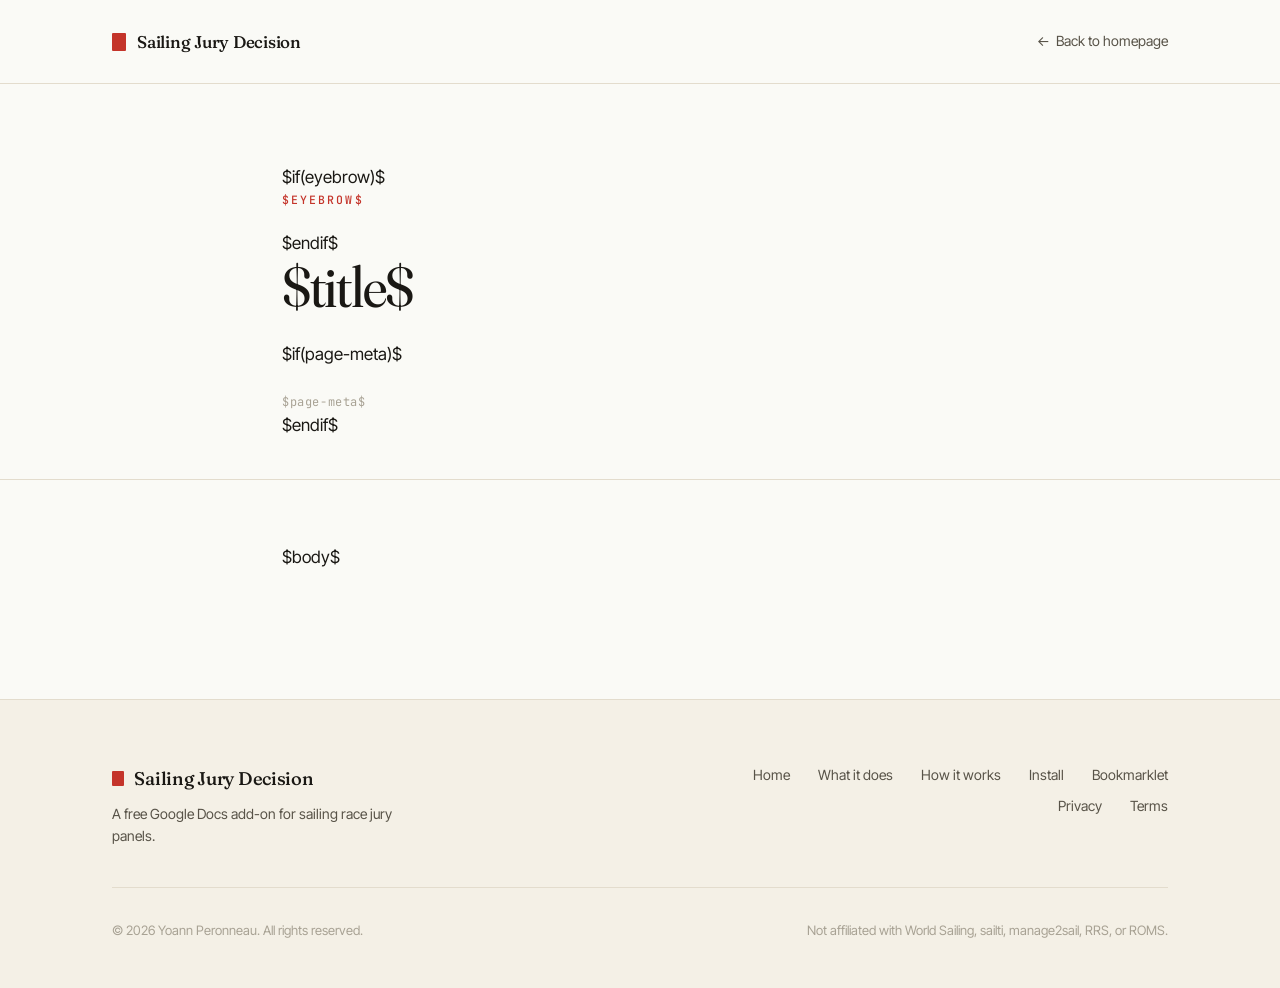
<file: pandoc-template.html>
<!--
  Pandoc template for generating styled HTML pages from markdown.
  Used to convert PRIVACY.md and TERMS.md into privacy.html and terms.html.

  Usage:
    pandoc PRIVACY.md --template=pandoc-template.html -o privacy.html
    pandoc TERMS.md   --template=pandoc-template.html -o terms.html

  Required markdown YAML front matter:
    ---
    title: Privacy Policy
    eyebrow: Legal
    page-meta: Effective 1 January 2026 · Last updated 1 January 2026
    ---
-->
<!DOCTYPE html>
<html lang="$lang$">
<head>
<meta charset="UTF-8">
<meta name="viewport" content="width=device-width, initial-scale=1.0">
<title>$title$ — Sailing Jury Decision</title>

<link rel="icon" type="image/svg+xml" href="protest-flag.svg">
<link rel="icon" type="image/png" sizes="32x32" href="protest-flag-32.png">
<link rel="apple-touch-icon" sizes="180x180" href="protest-flag-180.png">

<link rel="preconnect" href="https://fonts.googleapis.com">
<link rel="preconnect" href="https://fonts.gstatic.com" crossorigin>
<link href="https://fonts.googleapis.com/css2?family=Fraunces:ital,opsz,wght,SOFT@0,9..144,300..700,30..100;1,9..144,300..700,30..100&family=Inter+Tight:wght@400;500;600&family=JetBrains+Mono:wght@400;500&display=swap" rel="stylesheet">
<link rel="stylesheet" href="styles.css">

<style>
  /* Page-specific narrow container for legal documents */
  .legal-container { max-width: 780px; margin: 0 auto; padding: 0 2rem; }
  section { padding: 4rem 0; }
  @media (max-width: 640px) {
    .legal-container { padding: 0 1.5rem; }
    section { padding: 2.5rem 0; }
  }
</style>
</head>
<body>

<header class="bordered">
  <div class="container">
    <a href="index.html" class="brand">
      <span class="brand-flag"></span>
      Sailing Jury Decision
    </a>
    <a href="index.html" class="back-link">
      <span class="arrow">←</span>
      Back to homepage
    </a>
  </div>
</header>

<main>

<section class="page-title-section">
  <div class="legal-container">
    $if(eyebrow)$<div class="eyebrow">$eyebrow$</div>$endif$
    <h1 class="page-title">$title$</h1>
    $if(page-meta)$<div class="page-meta">$page-meta$</div>$endif$
  </div>
</section>

<section>
  <div class="legal-container">
    <div class="prose">
$body$
    </div>
  </div>
</section>

</main>

<footer>
  <div class="container">
    <div class="footer-grid">
      <div class="footer-brand-block">
        <div class="footer-brand">
          <span class="brand-flag"></span>
          Sailing Jury Decision
        </div>
        <p class="footer-tagline">A free Google Docs add-on for sailing race jury panels.</p>
      </div>
      <nav class="footer-links">
        <a href="index.html">Home</a>
        <a href="index.html#what">What it does</a>
        <a href="index.html#how">How it works</a>
        <a href="index.html#install">Install</a>
        <a href="install.html">Bookmarklet</a>
        <a href="privacy.html">Privacy</a>
        <a href="terms.html">Terms</a>
      </nav>
    </div>
    <div class="footer-bottom">
      <div>© 2026 Yoann Peronneau. All rights reserved.</div>
      <div>Not affiliated with World Sailing, sailti, manage2sail, RRS, or ROMS.</div>
    </div>
  </div>
</footer>

</body>
</html>
</file>
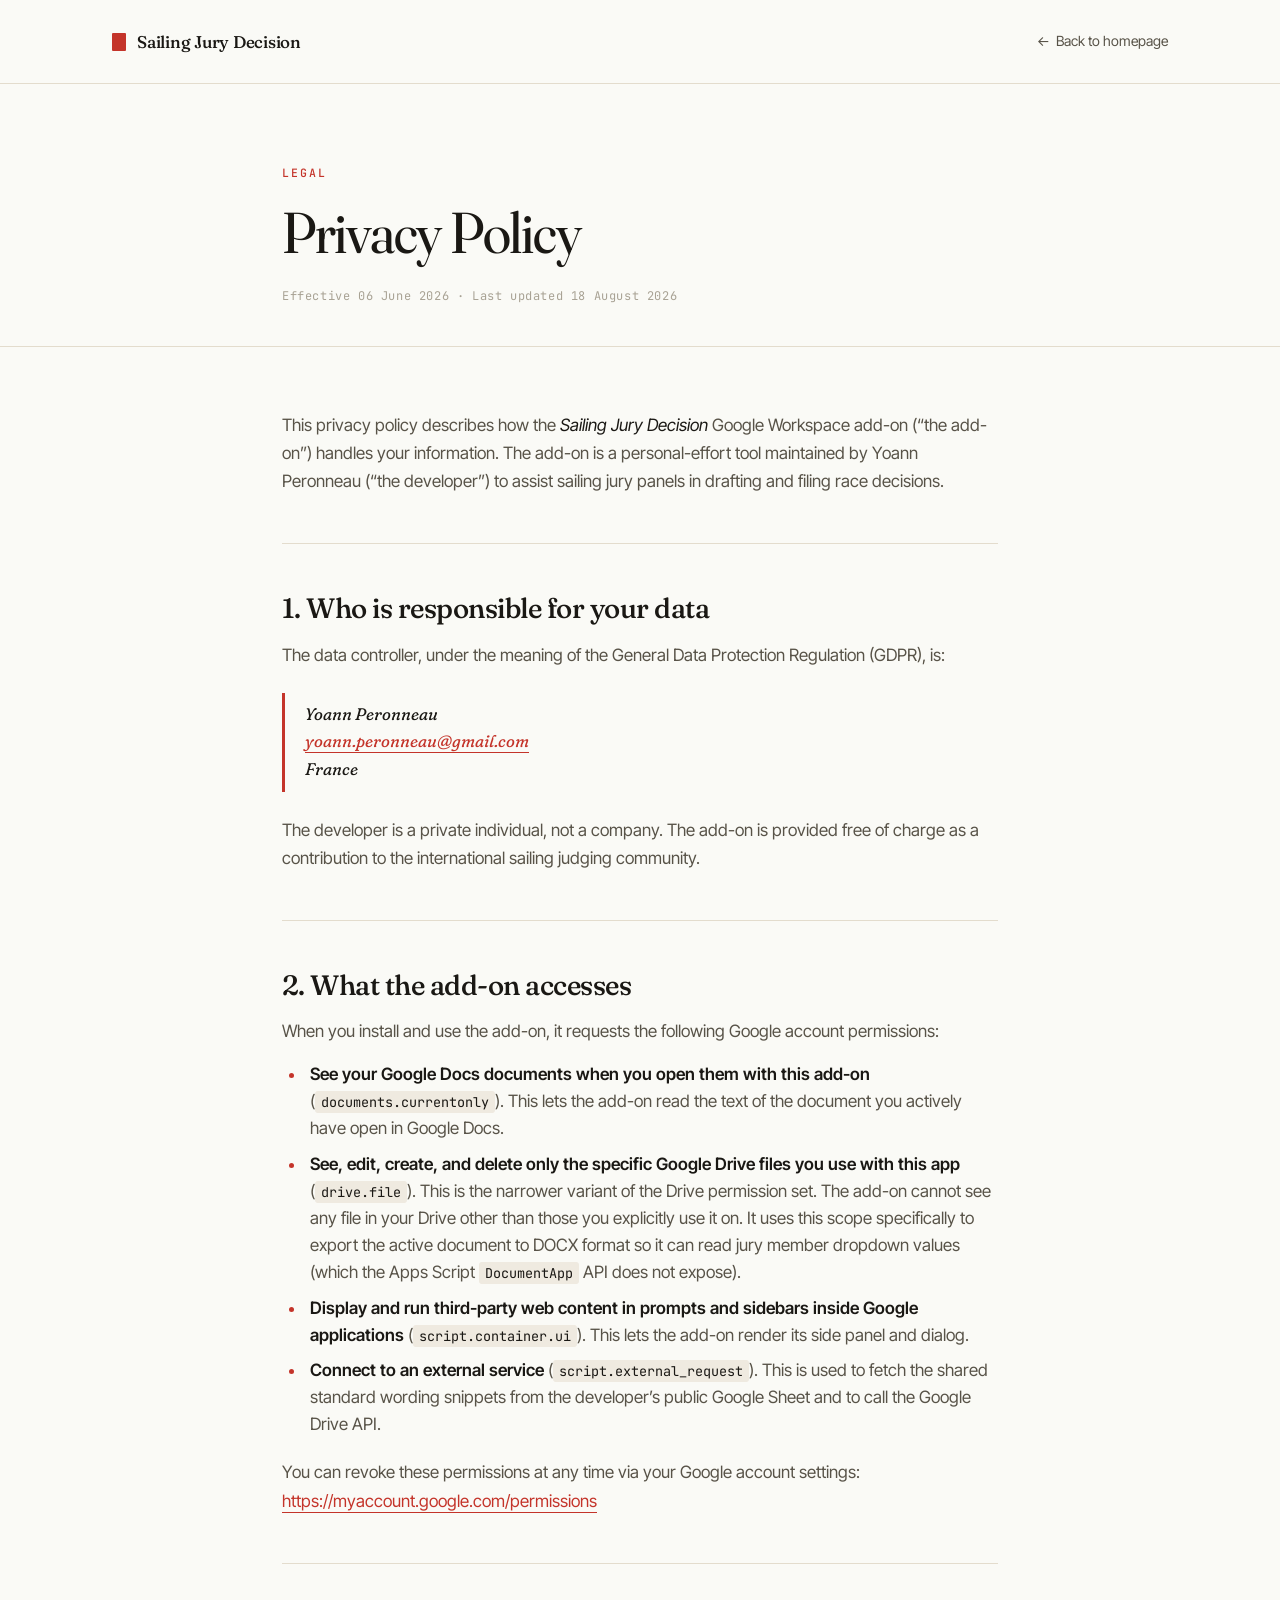
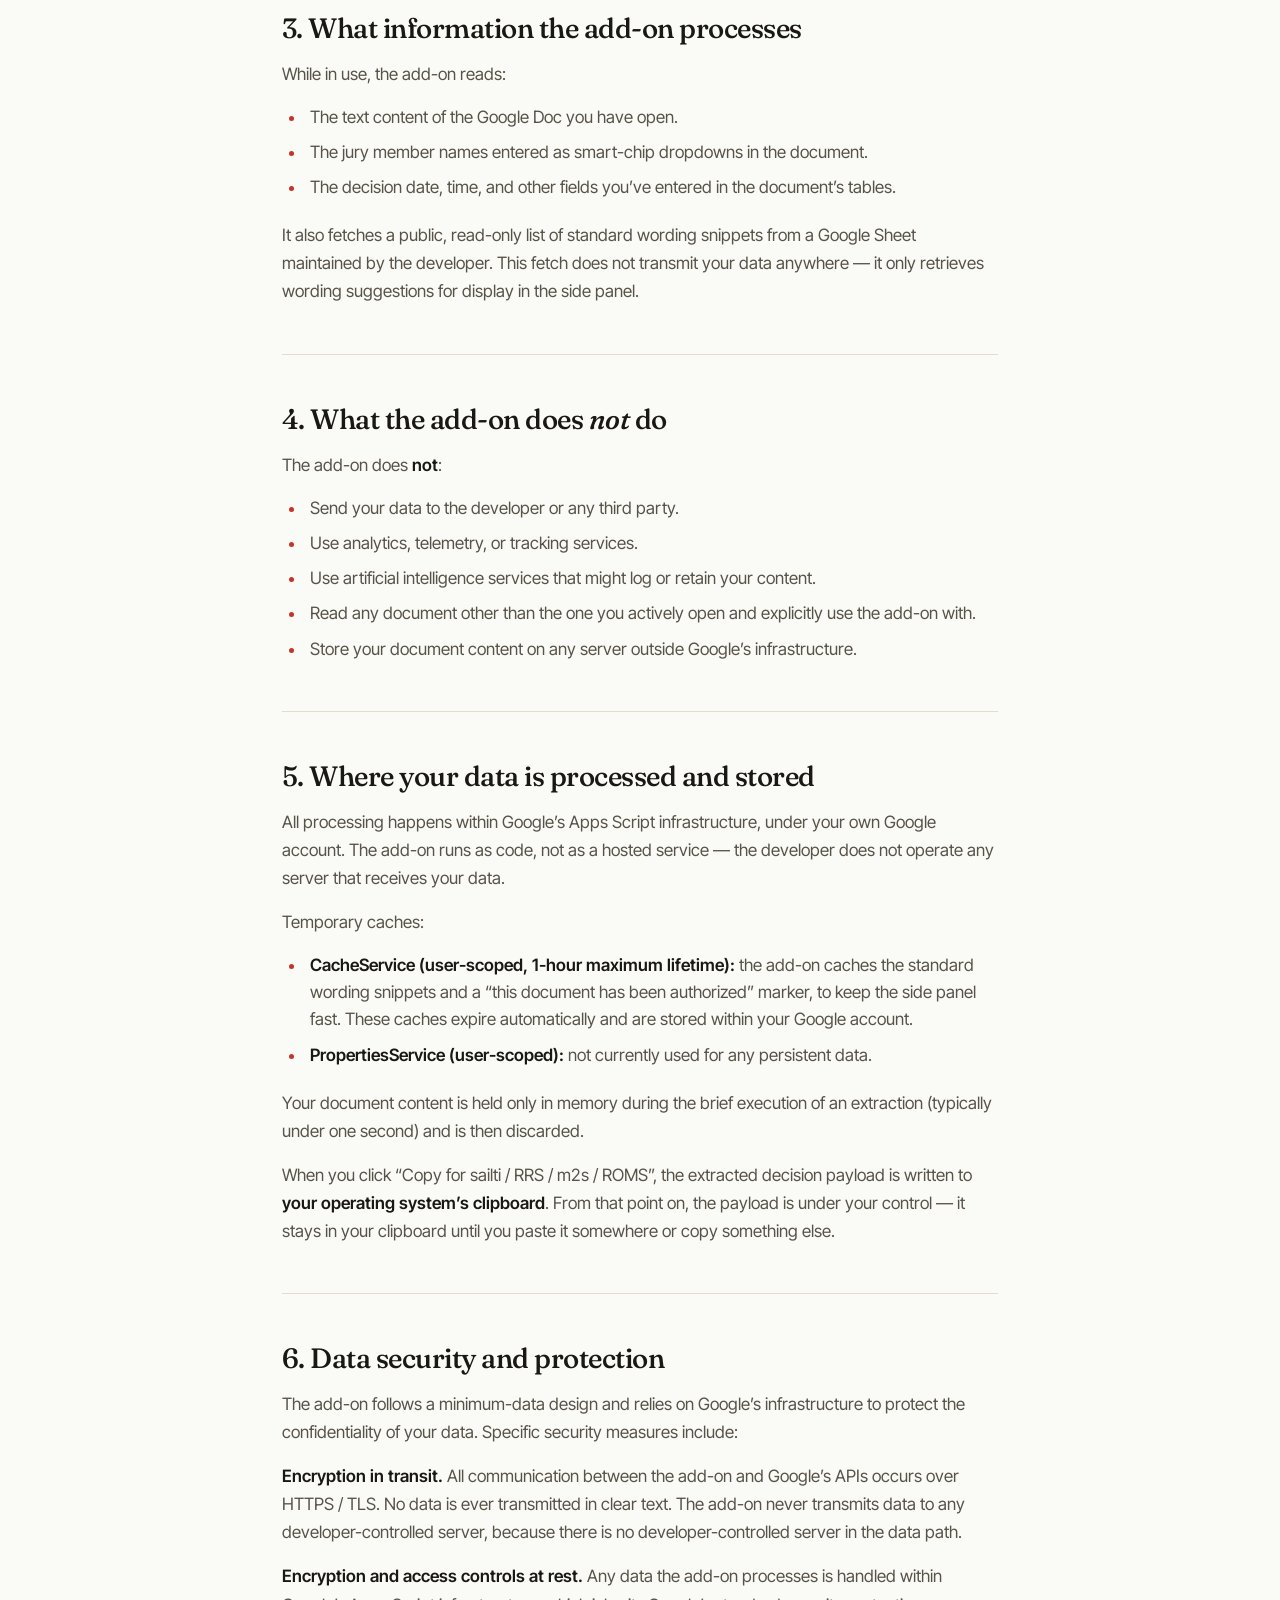
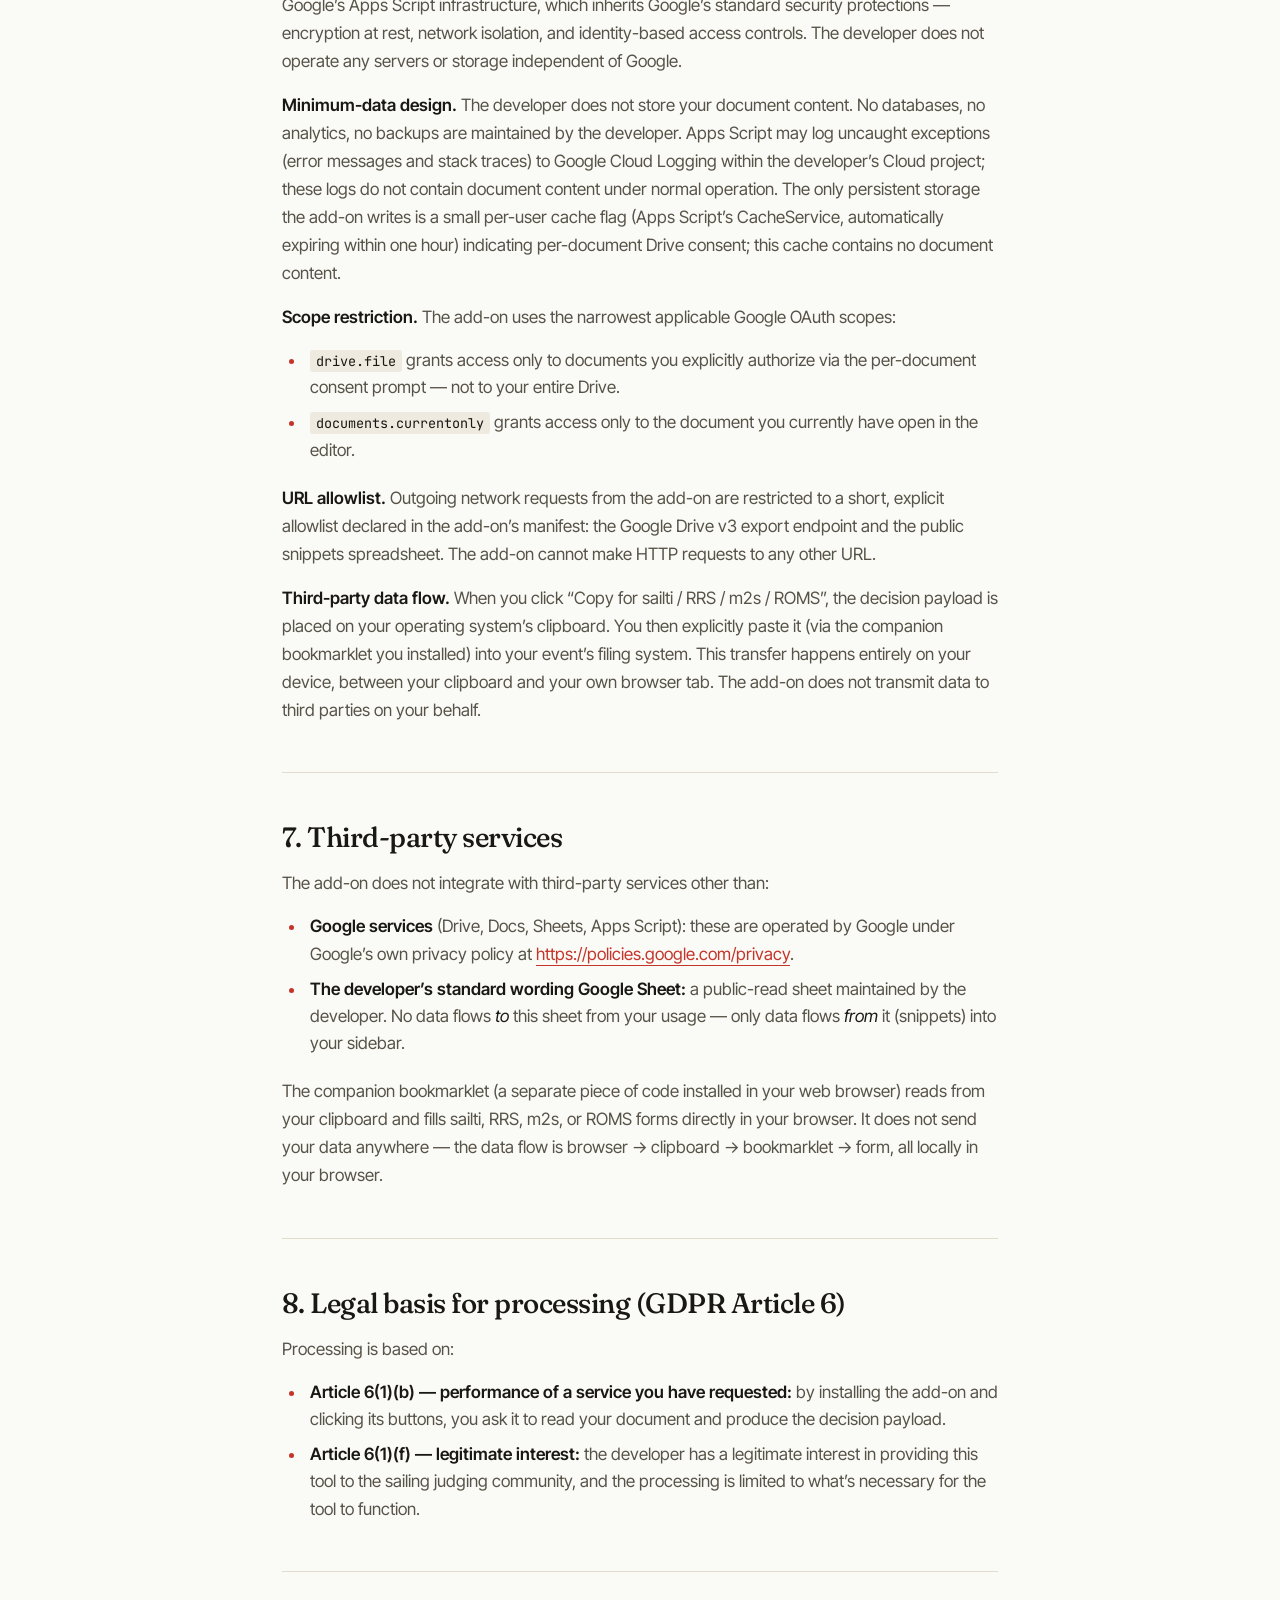
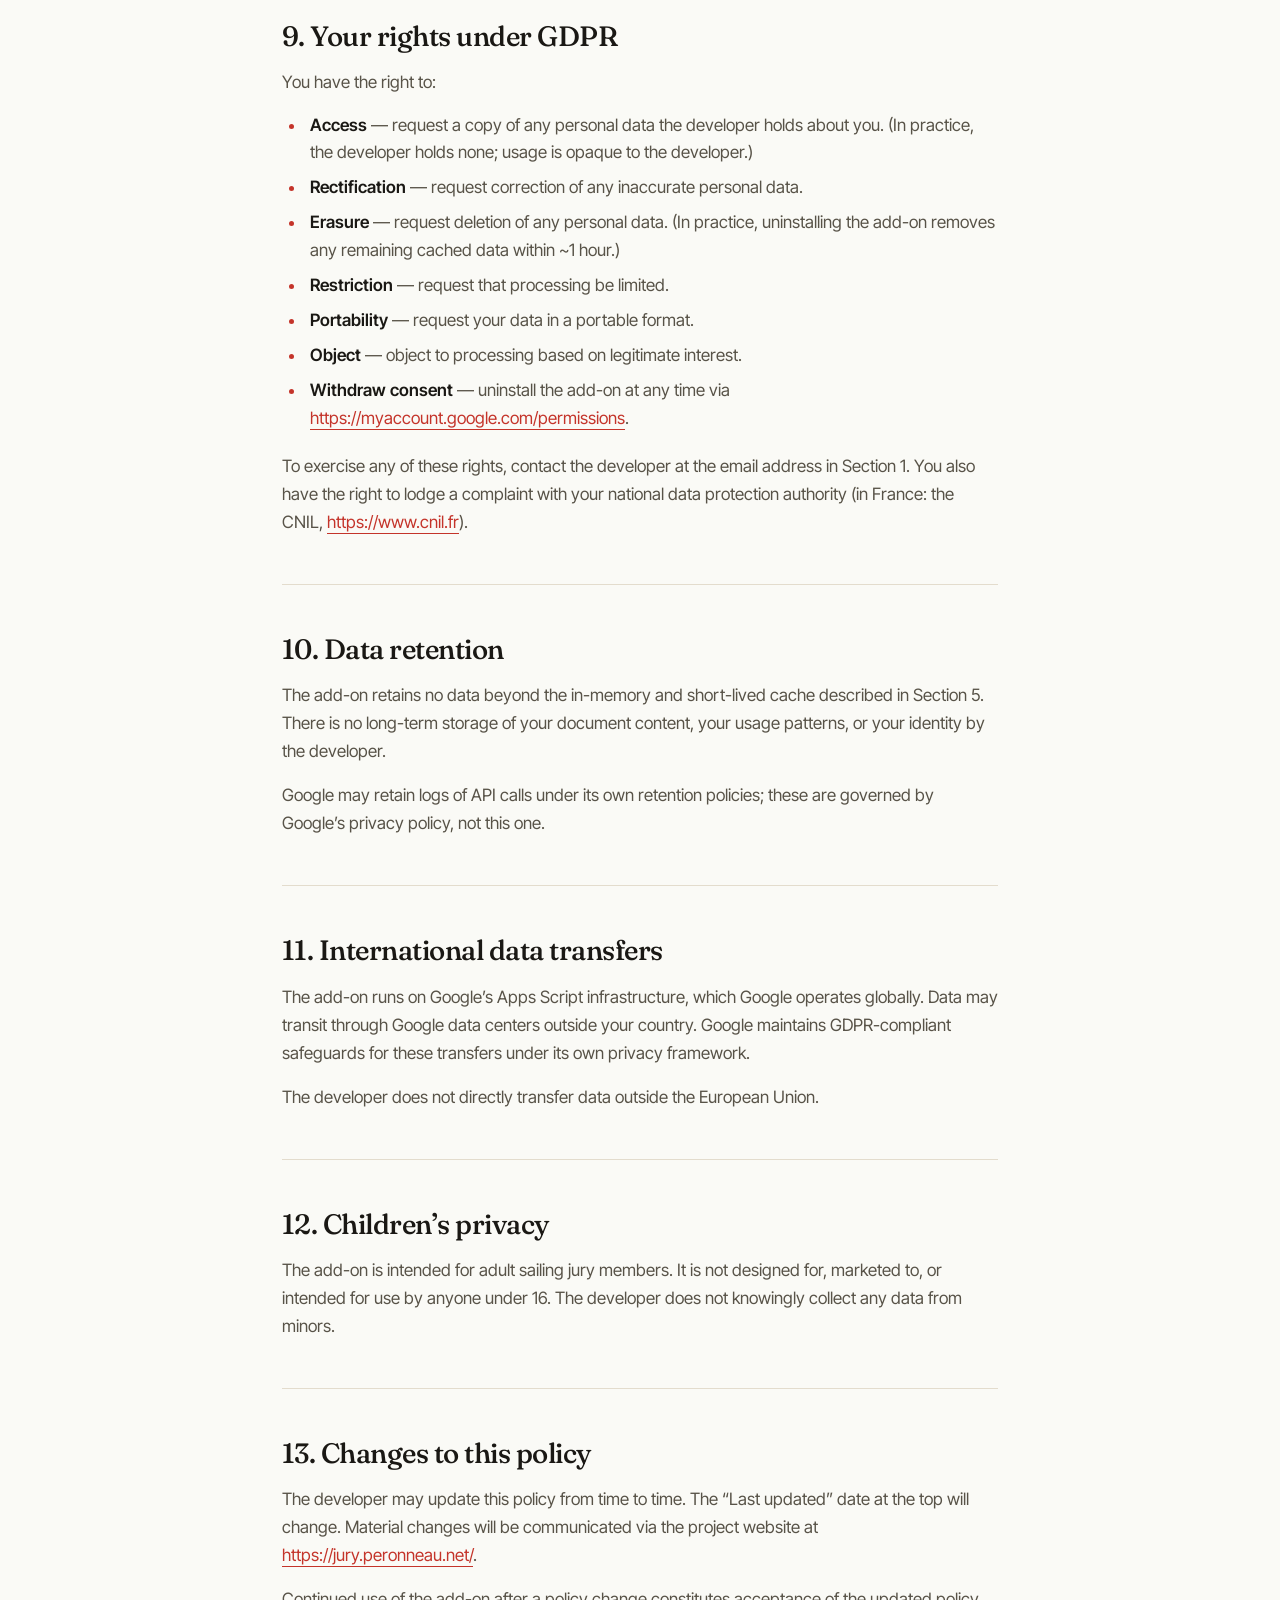
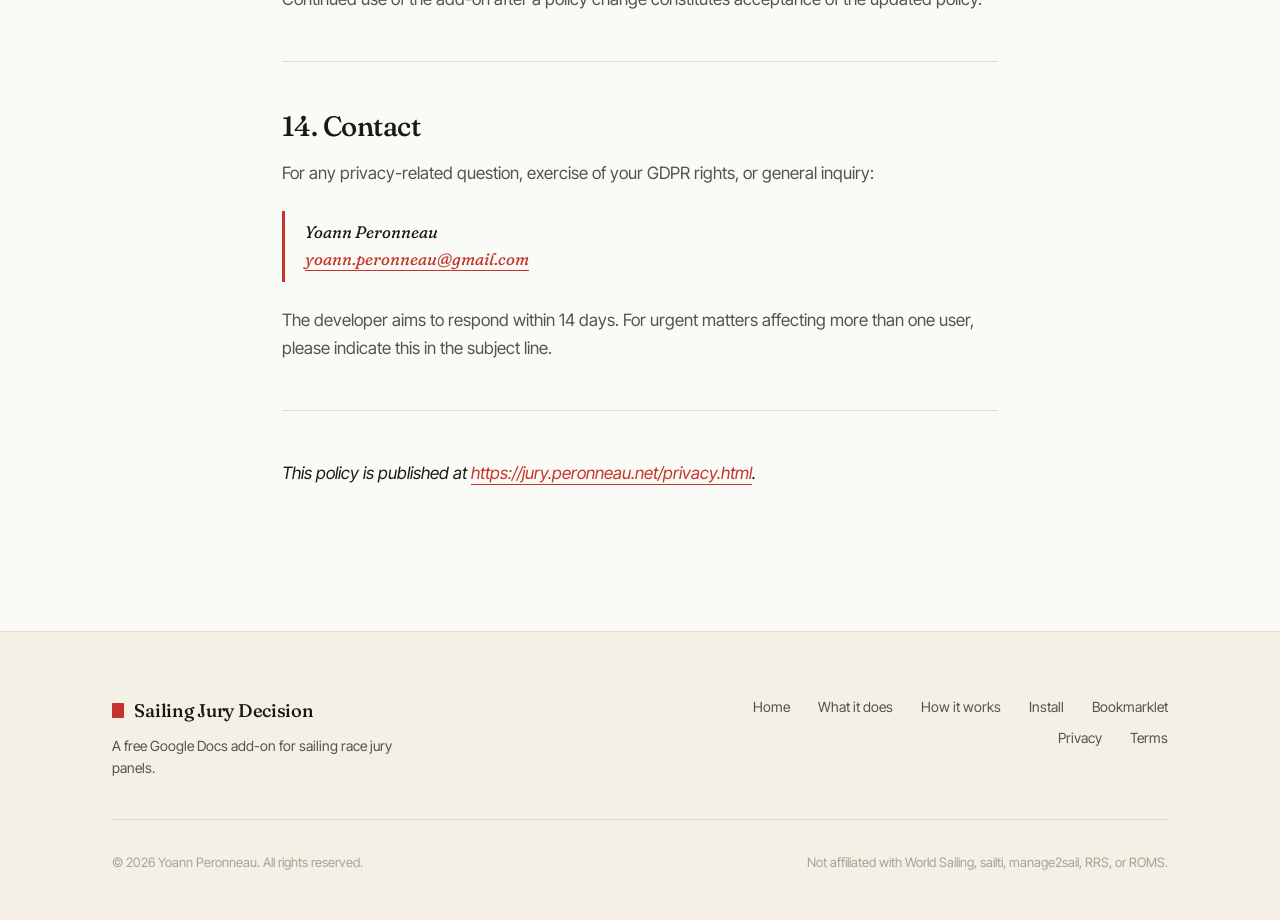
<file: privacy.html>
<!--
  Pandoc template for generating styled HTML pages from markdown.
  Used to convert PRIVACY.md and TERMS.md into privacy.html and terms.html.

  Usage:
    pandoc PRIVACY.md --template=pandoc-template.html -o privacy.html
    pandoc TERMS.md   --template=pandoc-template.html -o terms.html

  Required markdown YAML front matter:
    ---
    title: Privacy Policy
    eyebrow: Legal
    page-meta: Effective 1 January 2026 · Last updated 1 January 2026
    ---
-->
<!DOCTYPE html>
<html lang="en">
<head>
<meta charset="UTF-8">
<meta name="viewport" content="width=device-width, initial-scale=1.0">
<title>Privacy Policy — Sailing Jury Decision</title>

<link rel="icon" type="image/svg+xml" href="protest-flag.svg">
<link rel="icon" type="image/png" sizes="32x32" href="protest-flag-32.png">
<link rel="apple-touch-icon" sizes="180x180" href="protest-flag-180.png">

<link rel="preconnect" href="https://fonts.googleapis.com">
<link rel="preconnect" href="https://fonts.gstatic.com" crossorigin>
<link href="https://fonts.googleapis.com/css2?family=Fraunces:ital,opsz,wght,SOFT@0,9..144,300..700,30..100;1,9..144,300..700,30..100&family=Inter+Tight:wght@400;500;600&family=JetBrains+Mono:wght@400;500&display=swap" rel="stylesheet">
<link rel="stylesheet" href="styles.css">

<style>
  /* Page-specific narrow container for legal documents */
  .legal-container { max-width: 780px; margin: 0 auto; padding: 0 2rem; }
  section { padding: 4rem 0; }
  @media (max-width: 640px) {
    .legal-container { padding: 0 1.5rem; }
    section { padding: 2.5rem 0; }
  }
</style>
</head>
<body>

<header class="bordered">
  <div class="container">
    <a href="index.html" class="brand">
      <span class="brand-flag"></span>
      Sailing Jury Decision
    </a>
    <a href="index.html" class="back-link">
      <span class="arrow">←</span>
      Back to homepage
    </a>
  </div>
</header>

<main>

<section class="page-title-section">
  <div class="legal-container">
    <div class="eyebrow">Legal</div>
    <h1 class="page-title">Privacy Policy</h1>
    <div class="page-meta">Effective 06 June 2026 · Last updated 18
August 2026</div>
  </div>
</section>

<section>
  <div class="legal-container">
    <div class="prose">
<p>This privacy policy describes how the <em>Sailing Jury Decision</em>
Google Workspace add-on (“the add-on”) handles your information. The
add-on is a personal-effort tool maintained by Yoann Peronneau (“the
developer”) to assist sailing jury panels in drafting and filing race
decisions.</p>
<hr />
<h2 id="who-is-responsible-for-your-data">1. Who is responsible for your
data</h2>
<p>The data controller, under the meaning of the General Data Protection
Regulation (GDPR), is:</p>
<blockquote>
<p>Yoann Peronneau<br />
<a href="mailto:yoann.peronneau@gmail.com"
class="email">yoann.peronneau@gmail.com</a><br />
France</p>
</blockquote>
<p>The developer is a private individual, not a company. The add-on is
provided free of charge as a contribution to the international sailing
judging community.</p>
<hr />
<h2 id="what-the-add-on-accesses">2. What the add-on accesses</h2>
<p>When you install and use the add-on, it requests the following Google
account permissions:</p>
<ul>
<li><strong>See your Google Docs documents when you open them with this
add-on</strong> (<code>documents.currentonly</code>). This lets the
add-on read the text of the document you actively have open in Google
Docs.</li>
<li><strong>See, edit, create, and delete only the specific Google Drive
files you use with this app</strong> (<code>drive.file</code>). This is
the narrower variant of the Drive permission set. The add-on cannot see
any file in your Drive other than those you explicitly use it on. It
uses this scope specifically to export the active document to DOCX
format so it can read jury member dropdown values (which the Apps Script
<code>DocumentApp</code> API does not expose).</li>
<li><strong>Display and run third-party web content in prompts and
sidebars inside Google applications</strong>
(<code>script.container.ui</code>). This lets the add-on render its side
panel and dialog.</li>
<li><strong>Connect to an external service</strong>
(<code>script.external_request</code>). This is used to fetch the shared
standard wording snippets from the developer’s public Google Sheet and
to call the Google Drive API.</li>
</ul>
<p>You can revoke these permissions at any time via your Google account
settings: <a href="https://myaccount.google.com/permissions"
class="uri">https://myaccount.google.com/permissions</a></p>
<hr />
<h2 id="what-information-the-add-on-processes">3. What information the
add-on processes</h2>
<p>While in use, the add-on reads:</p>
<ul>
<li>The text content of the Google Doc you have open.</li>
<li>The jury member names entered as smart-chip dropdowns in the
document.</li>
<li>The decision date, time, and other fields you’ve entered in the
document’s tables.</li>
</ul>
<p>It also fetches a public, read-only list of standard wording snippets
from a Google Sheet maintained by the developer. This fetch does not
transmit your data anywhere — it only retrieves wording suggestions for
display in the side panel.</p>
<hr />
<h2 id="what-the-add-on-does-not-do">4. What the add-on does
<em>not</em> do</h2>
<p>The add-on does <strong>not</strong>:</p>
<ul>
<li>Send your data to the developer or any third party.</li>
<li>Use analytics, telemetry, or tracking services.</li>
<li>Use artificial intelligence services that might log or retain your
content.</li>
<li>Read any document other than the one you actively open and
explicitly use the add-on with.</li>
<li>Store your document content on any server outside Google’s
infrastructure.</li>
</ul>
<hr />
<h2 id="where-your-data-is-processed-and-stored">5. Where your data is
processed and stored</h2>
<p>All processing happens within Google’s Apps Script infrastructure,
under your own Google account. The add-on runs as code, not as a hosted
service — the developer does not operate any server that receives your
data.</p>
<p>Temporary caches:</p>
<ul>
<li><strong>CacheService (user-scoped, 1-hour maximum
lifetime):</strong> the add-on caches the standard wording snippets and
a “this document has been authorized” marker, to keep the side panel
fast. These caches expire automatically and are stored within your
Google account.</li>
<li><strong>PropertiesService (user-scoped):</strong> not currently used
for any persistent data.</li>
</ul>
<p>Your document content is held only in memory during the brief
execution of an extraction (typically under one second) and is then
discarded.</p>
<p>When you click “Copy for sailti / RRS / m2s / ROMS”, the extracted
decision payload is written to <strong>your operating system’s
clipboard</strong>. From that point on, the payload is under your
control — it stays in your clipboard until you paste it somewhere or
copy something else.</p>
<hr />
<h2 id="data-security-and-protection">6. Data security and
protection</h2>
<p>The add-on follows a minimum-data design and relies on Google’s
infrastructure to protect the confidentiality of your data. Specific
security measures include:</p>
<p><strong>Encryption in transit.</strong> All communication between the
add-on and Google’s APIs occurs over HTTPS / TLS. No data is ever
transmitted in clear text. The add-on never transmits data to any
developer-controlled server, because there is no developer-controlled
server in the data path.</p>
<p><strong>Encryption and access controls at rest.</strong> Any data the
add-on processes is handled within Google’s Apps Script infrastructure,
which inherits Google’s standard security protections — encryption at
rest, network isolation, and identity-based access controls. The
developer does not operate any servers or storage independent of
Google.</p>
<p><strong>Minimum-data design.</strong> The developer does not store
your document content. No databases, no analytics, no backups are
maintained by the developer. Apps Script may log uncaught exceptions
(error messages and stack traces) to Google Cloud Logging within the
developer’s Cloud project; these logs do not contain document content
under normal operation. The only persistent storage the add-on writes is
a small per-user cache flag (Apps Script’s CacheService, automatically
expiring within one hour) indicating per-document Drive consent; this
cache contains no document content.</p>
<p><strong>Scope restriction.</strong> The add-on uses the narrowest
applicable Google OAuth scopes:</p>
<ul>
<li><code>drive.file</code> grants access only to documents you
explicitly authorize via the per-document consent prompt — not to your
entire Drive.</li>
<li><code>documents.currentonly</code> grants access only to the
document you currently have open in the editor.</li>
</ul>
<p><strong>URL allowlist.</strong> Outgoing network requests from the
add-on are restricted to a short, explicit allowlist declared in the
add-on’s manifest: the Google Drive v3 export endpoint and the public
snippets spreadsheet. The add-on cannot make HTTP requests to any other
URL.</p>
<p><strong>Third-party data flow.</strong> When you click “Copy for
sailti / RRS / m2s / ROMS”, the decision payload is placed on your
operating system’s clipboard. You then explicitly paste it (via the
companion bookmarklet you installed) into your event’s filing system.
This transfer happens entirely on your device, between your clipboard
and your own browser tab. The add-on does not transmit data to third
parties on your behalf.</p>
<hr />
<h2 id="third-party-services">7. Third-party services</h2>
<p>The add-on does not integrate with third-party services other
than:</p>
<ul>
<li><strong>Google services</strong> (Drive, Docs, Sheets, Apps Script):
these are operated by Google under Google’s own privacy policy at <a
href="https://policies.google.com/privacy"
class="uri">https://policies.google.com/privacy</a>.</li>
<li><strong>The developer’s standard wording Google Sheet:</strong> a
public-read sheet maintained by the developer. No data flows <em>to</em>
this sheet from your usage — only data flows <em>from</em> it (snippets)
into your sidebar.</li>
</ul>
<p>The companion bookmarklet (a separate piece of code installed in your
web browser) reads from your clipboard and fills sailti, RRS, m2s, or
ROMS forms directly in your browser. It does not send your data anywhere
— the data flow is browser → clipboard → bookmarklet → form, all locally
in your browser.</p>
<hr />
<h2 id="legal-basis-for-processing-gdpr-article-6">8. Legal basis for
processing (GDPR Article 6)</h2>
<p>Processing is based on:</p>
<ul>
<li><strong>Article 6(1)(b) — performance of a service you have
requested:</strong> by installing the add-on and clicking its buttons,
you ask it to read your document and produce the decision payload.</li>
<li><strong>Article 6(1)(f) — legitimate interest:</strong> the
developer has a legitimate interest in providing this tool to the
sailing judging community, and the processing is limited to what’s
necessary for the tool to function.</li>
</ul>
<hr />
<h2 id="your-rights-under-gdpr">9. Your rights under GDPR</h2>
<p>You have the right to:</p>
<ul>
<li><strong>Access</strong> — request a copy of any personal data the
developer holds about you. (In practice, the developer holds none; usage
is opaque to the developer.)</li>
<li><strong>Rectification</strong> — request correction of any
inaccurate personal data.</li>
<li><strong>Erasure</strong> — request deletion of any personal data.
(In practice, uninstalling the add-on removes any remaining cached data
within ~1 hour.)</li>
<li><strong>Restriction</strong> — request that processing be
limited.</li>
<li><strong>Portability</strong> — request your data in a portable
format.</li>
<li><strong>Object</strong> — object to processing based on legitimate
interest.</li>
<li><strong>Withdraw consent</strong> — uninstall the add-on at any time
via <a href="https://myaccount.google.com/permissions"
class="uri">https://myaccount.google.com/permissions</a>.</li>
</ul>
<p>To exercise any of these rights, contact the developer at the email
address in Section 1. You also have the right to lodge a complaint with
your national data protection authority (in France: the CNIL, <a
href="https://www.cnil.fr" class="uri">https://www.cnil.fr</a>).</p>
<hr />
<h2 id="data-retention">10. Data retention</h2>
<p>The add-on retains no data beyond the in-memory and short-lived cache
described in Section 5. There is no long-term storage of your document
content, your usage patterns, or your identity by the developer.</p>
<p>Google may retain logs of API calls under its own retention policies;
these are governed by Google’s privacy policy, not this one.</p>
<hr />
<h2 id="international-data-transfers">11. International data
transfers</h2>
<p>The add-on runs on Google’s Apps Script infrastructure, which Google
operates globally. Data may transit through Google data centers outside
your country. Google maintains GDPR-compliant safeguards for these
transfers under its own privacy framework.</p>
<p>The developer does not directly transfer data outside the European
Union.</p>
<hr />
<h2 id="childrens-privacy">12. Children’s privacy</h2>
<p>The add-on is intended for adult sailing jury members. It is not
designed for, marketed to, or intended for use by anyone under 16. The
developer does not knowingly collect any data from minors.</p>
<hr />
<h2 id="changes-to-this-policy">13. Changes to this policy</h2>
<p>The developer may update this policy from time to time. The “Last
updated” date at the top will change. Material changes will be
communicated via the project website at <a
href="https://jury.peronneau.net/"
class="uri">https://jury.peronneau.net/</a>.</p>
<p>Continued use of the add-on after a policy change constitutes
acceptance of the updated policy.</p>
<hr />
<h2 id="contact">14. Contact</h2>
<p>For any privacy-related question, exercise of your GDPR rights, or
general inquiry:</p>
<blockquote>
<p>Yoann Peronneau<br />
<a href="mailto:yoann.peronneau@gmail.com"
class="email">yoann.peronneau@gmail.com</a></p>
</blockquote>
<p>The developer aims to respond within 14 days. For urgent matters
affecting more than one user, please indicate this in the subject
line.</p>
<hr />
<p><em>This policy is published at <a
href="https://jury.peronneau.net/privacy.html"
class="uri">https://jury.peronneau.net/privacy.html</a>.</em></p>
    </div>
  </div>
</section>

</main>

<footer>
  <div class="container">
    <div class="footer-grid">
      <div class="footer-brand-block">
        <div class="footer-brand">
          <span class="brand-flag"></span>
          Sailing Jury Decision
        </div>
        <p class="footer-tagline">A free Google Docs add-on for sailing race jury panels.</p>
      </div>
      <nav class="footer-links">
        <a href="index.html">Home</a>
        <a href="index.html#what">What it does</a>
        <a href="index.html#how">How it works</a>
        <a href="index.html#install">Install</a>
        <a href="install.html">Bookmarklet</a>
        <a href="privacy.html">Privacy</a>
        <a href="terms.html">Terms</a>
      </nav>
    </div>
    <div class="footer-bottom">
      <div>© 2026 Yoann Peronneau. All rights reserved.</div>
      <div>Not affiliated with World Sailing, sailti, manage2sail, RRS, or ROMS.</div>
    </div>
  </div>
</footer>

</body>
</html>
</file>
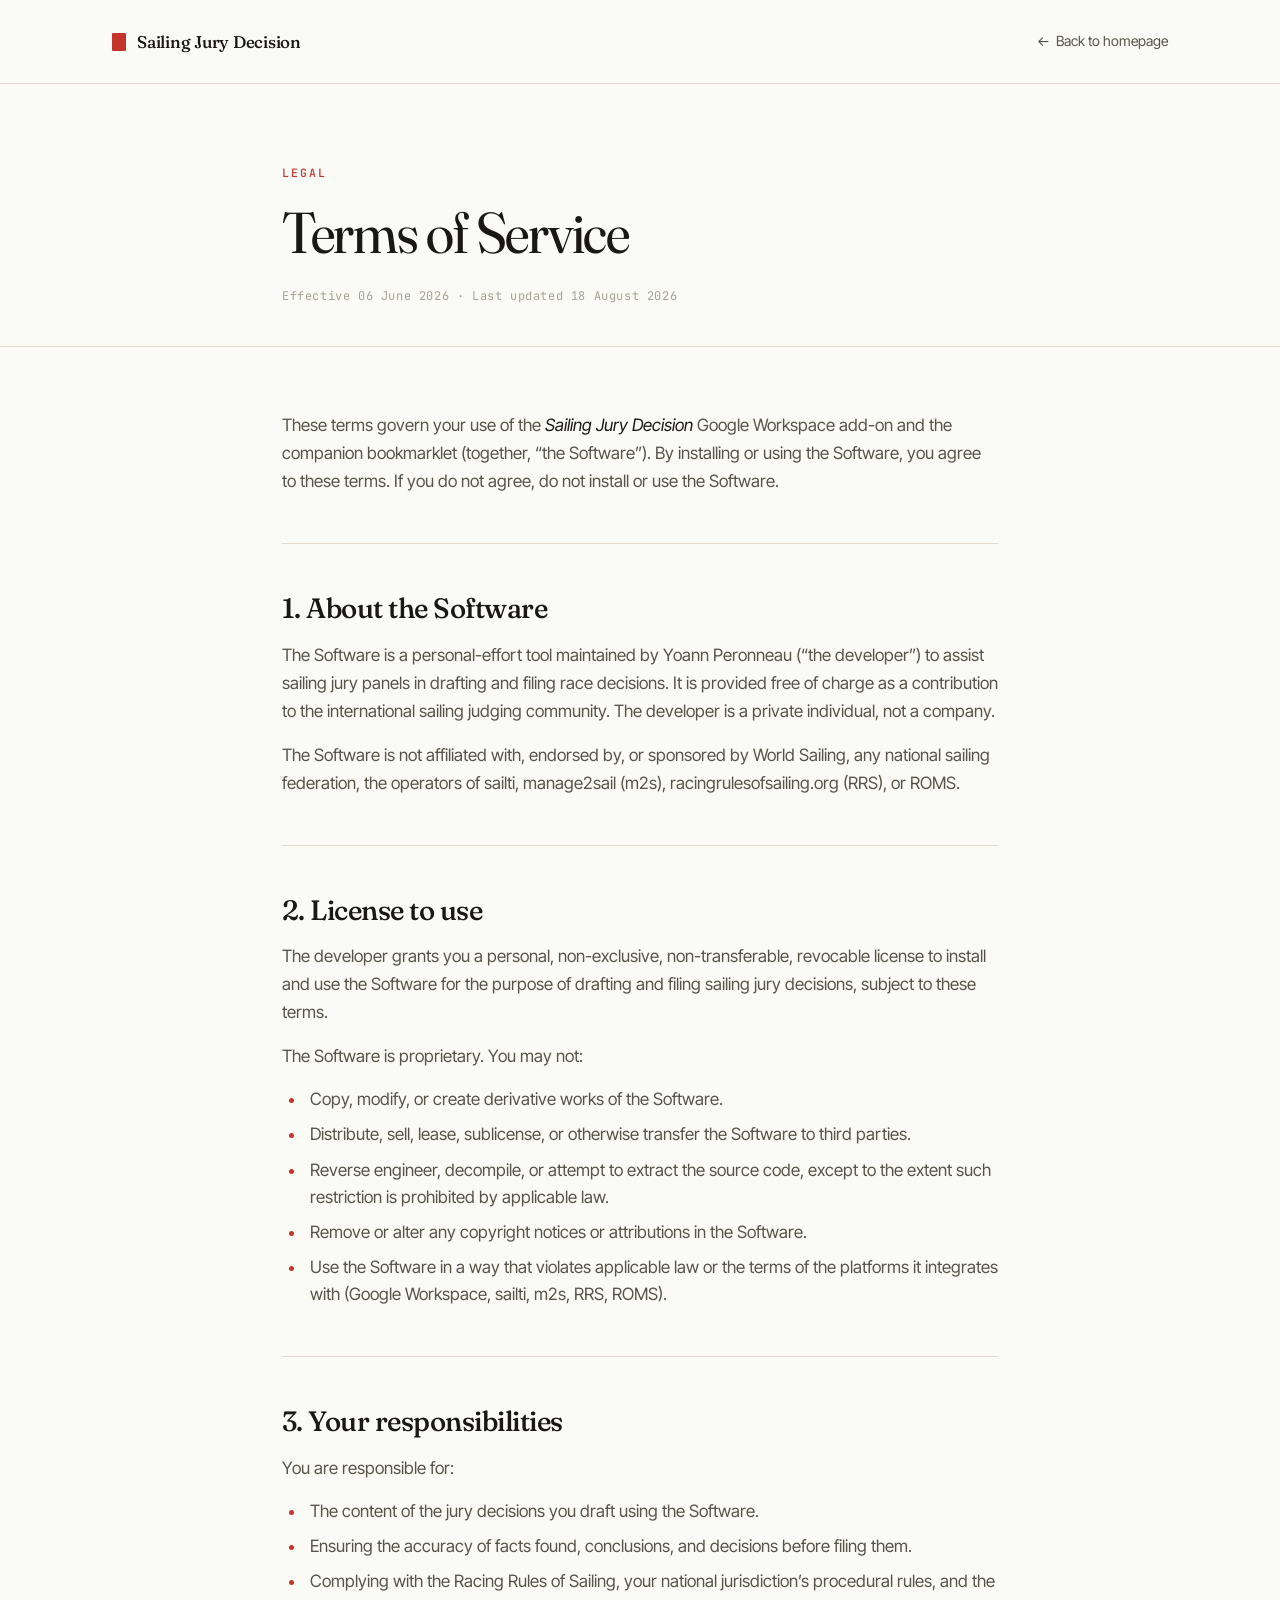
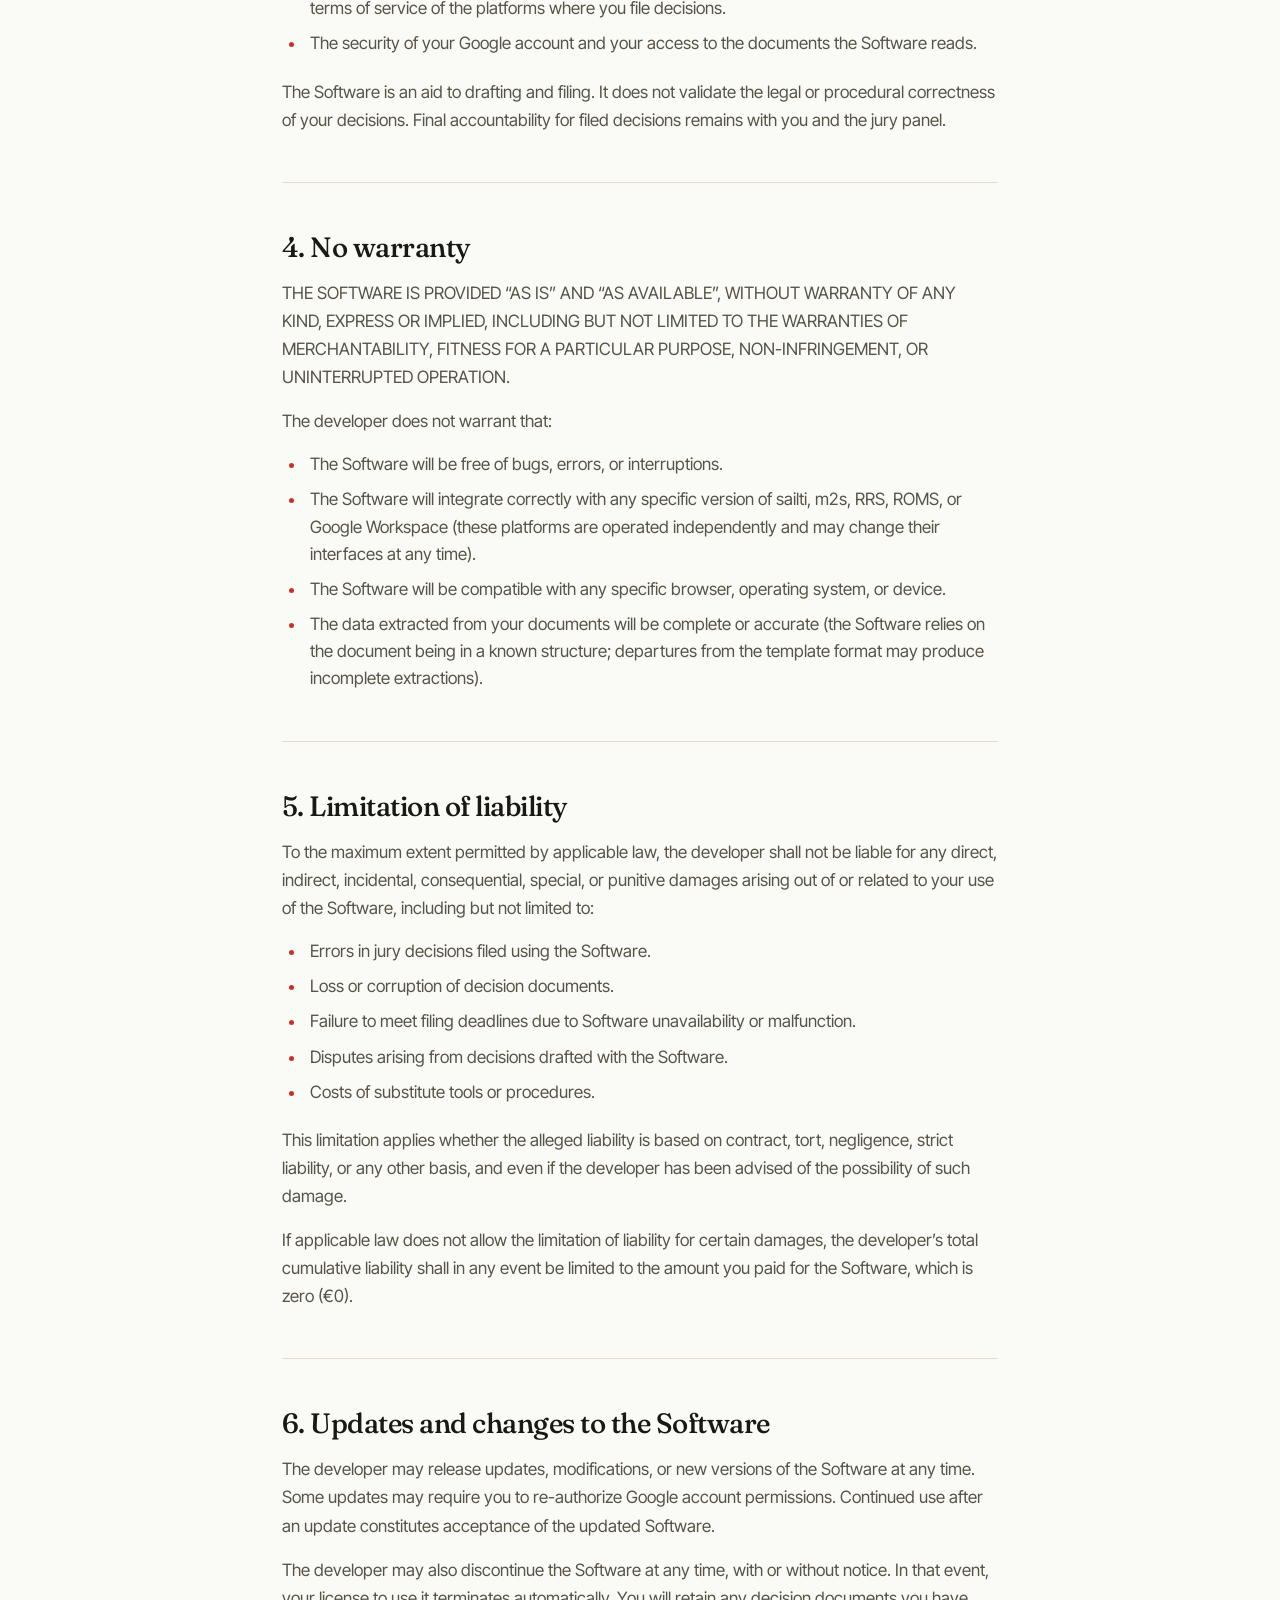
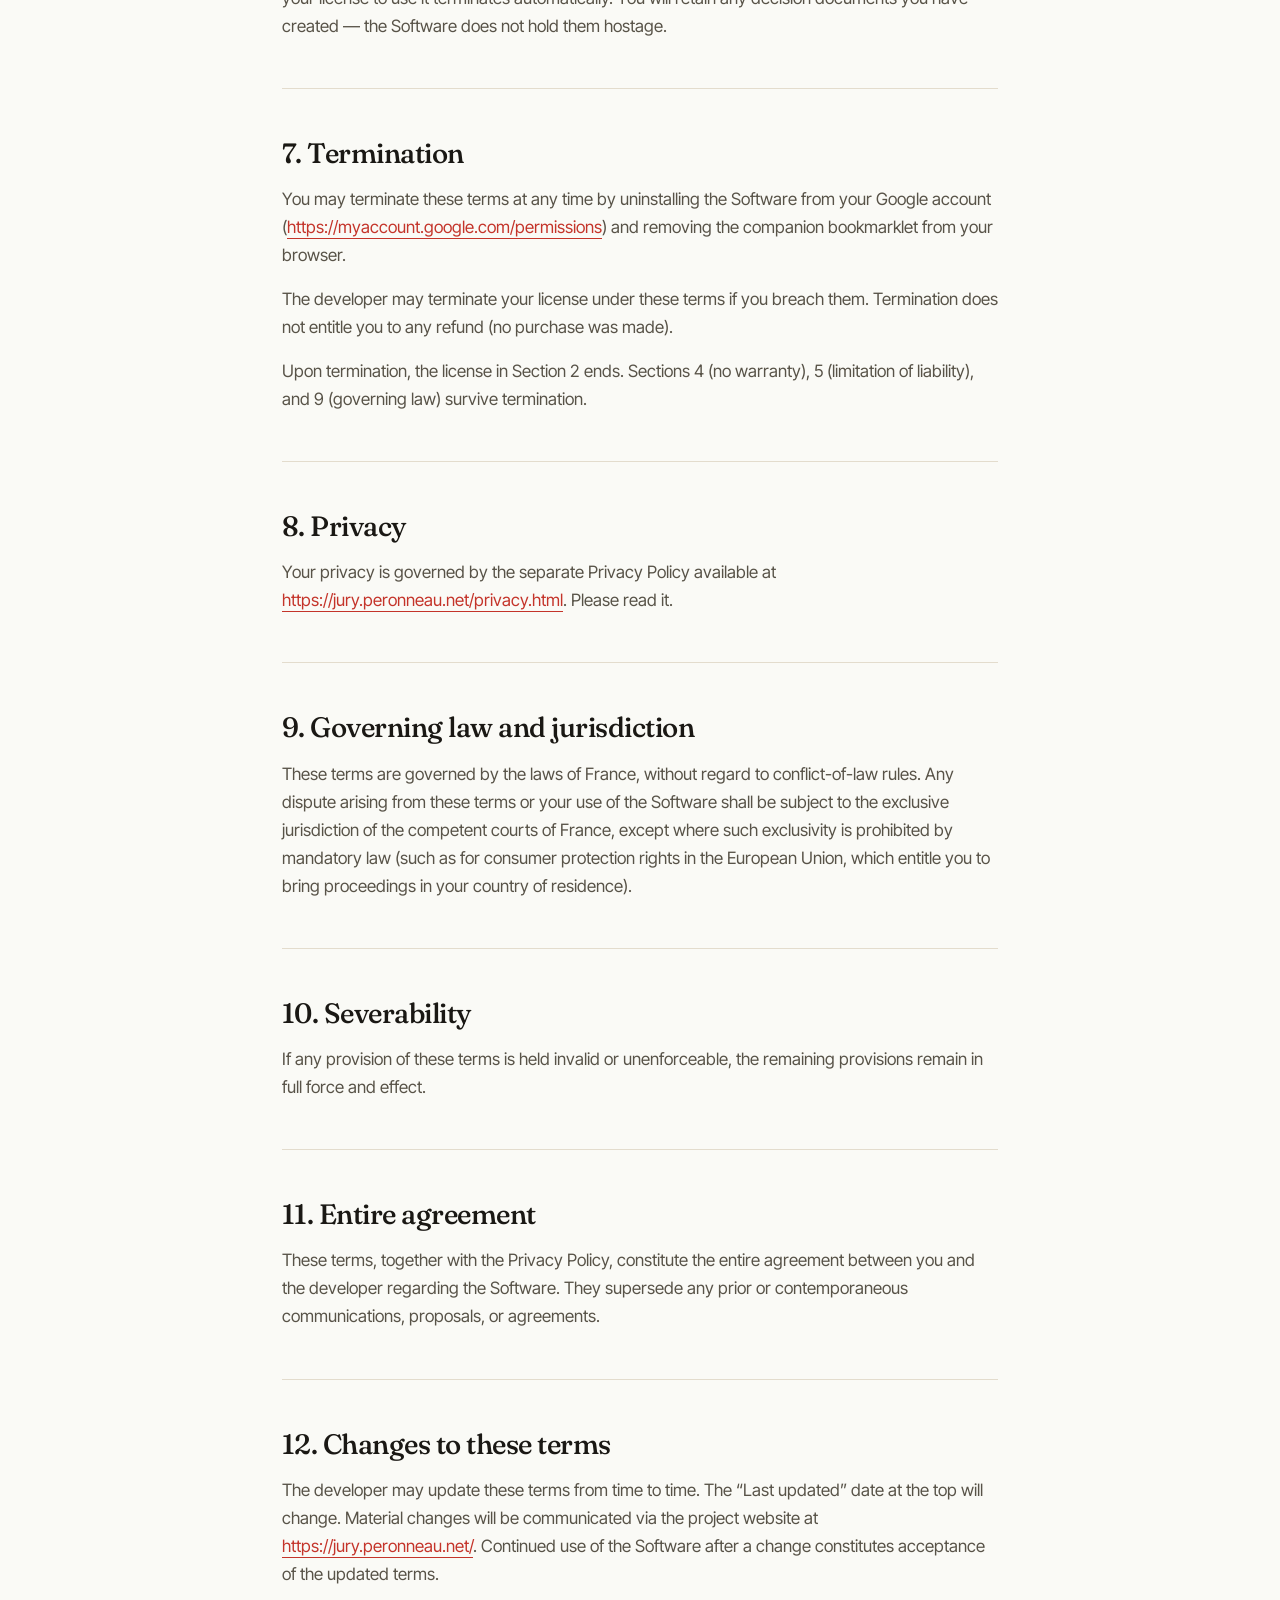
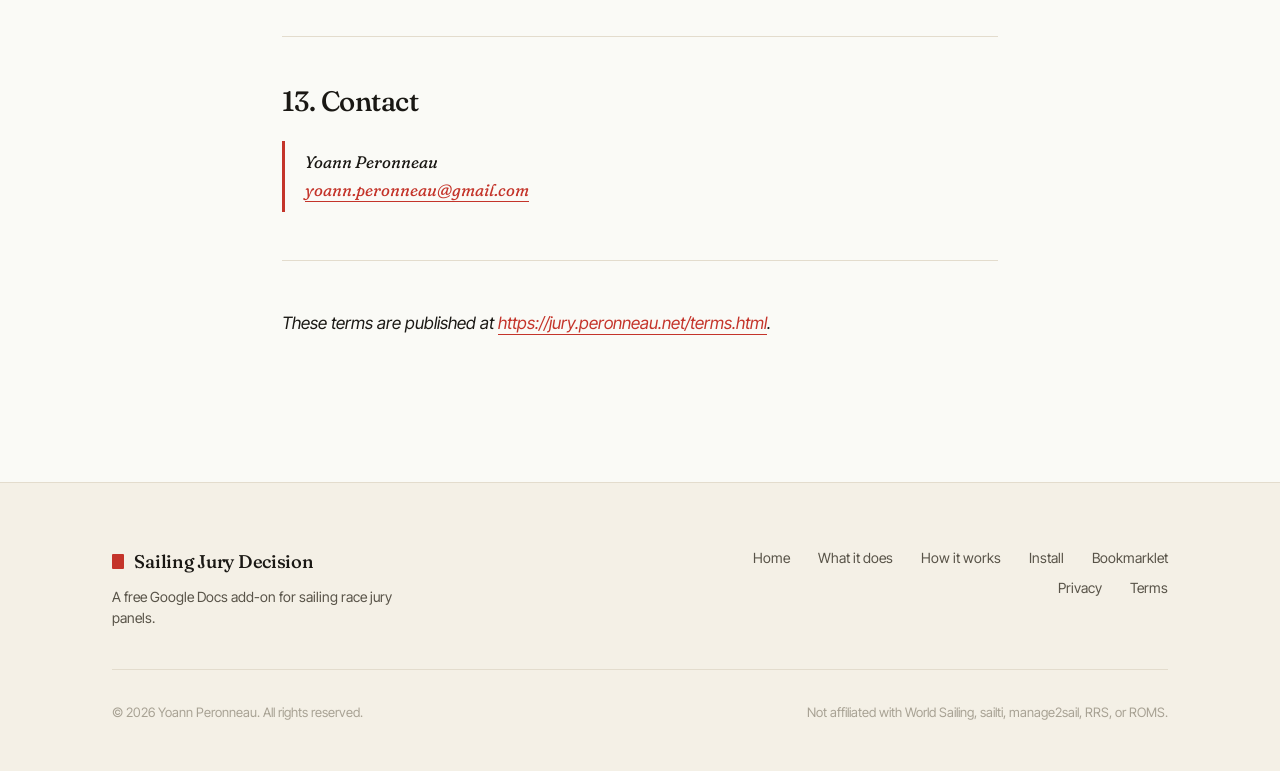
<file: terms.html>
<!--
  Pandoc template for generating styled HTML pages from markdown.
  Used to convert PRIVACY.md and TERMS.md into privacy.html and terms.html.

  Usage:
    pandoc PRIVACY.md --template=pandoc-template.html -o privacy.html
    pandoc TERMS.md   --template=pandoc-template.html -o terms.html

  Required markdown YAML front matter:
    ---
    title: Privacy Policy
    eyebrow: Legal
    page-meta: Effective 1 January 2026 · Last updated 1 January 2026
    ---
-->
<!DOCTYPE html>
<html lang="en">
<head>
<meta charset="UTF-8">
<meta name="viewport" content="width=device-width, initial-scale=1.0">
<title>Terms of Service — Sailing Jury Decision</title>

<link rel="icon" type="image/svg+xml" href="protest-flag.svg">
<link rel="icon" type="image/png" sizes="32x32" href="protest-flag-32.png">
<link rel="apple-touch-icon" sizes="180x180" href="protest-flag-180.png">

<link rel="preconnect" href="https://fonts.googleapis.com">
<link rel="preconnect" href="https://fonts.gstatic.com" crossorigin>
<link href="https://fonts.googleapis.com/css2?family=Fraunces:ital,opsz,wght,SOFT@0,9..144,300..700,30..100;1,9..144,300..700,30..100&family=Inter+Tight:wght@400;500;600&family=JetBrains+Mono:wght@400;500&display=swap" rel="stylesheet">
<link rel="stylesheet" href="styles.css">

<style>
  /* Page-specific narrow container for legal documents */
  .legal-container { max-width: 780px; margin: 0 auto; padding: 0 2rem; }
  section { padding: 4rem 0; }
  @media (max-width: 640px) {
    .legal-container { padding: 0 1.5rem; }
    section { padding: 2.5rem 0; }
  }
</style>
</head>
<body>

<header class="bordered">
  <div class="container">
    <a href="index.html" class="brand">
      <span class="brand-flag"></span>
      Sailing Jury Decision
    </a>
    <a href="index.html" class="back-link">
      <span class="arrow">←</span>
      Back to homepage
    </a>
  </div>
</header>

<main>

<section class="page-title-section">
  <div class="legal-container">
    <div class="eyebrow">Legal</div>
    <h1 class="page-title">Terms of Service</h1>
    <div class="page-meta">Effective 06 June 2026 · Last updated 18
August 2026</div>
  </div>
</section>

<section>
  <div class="legal-container">
    <div class="prose">
<p>These terms govern your use of the <em>Sailing Jury Decision</em>
Google Workspace add-on and the companion bookmarklet (together, “the
Software”). By installing or using the Software, you agree to these
terms. If you do not agree, do not install or use the Software.</p>
<hr />
<h2 id="about-the-software">1. About the Software</h2>
<p>The Software is a personal-effort tool maintained by Yoann Peronneau
(“the developer”) to assist sailing jury panels in drafting and filing
race decisions. It is provided free of charge as a contribution to the
international sailing judging community. The developer is a private
individual, not a company.</p>
<p>The Software is not affiliated with, endorsed by, or sponsored by
World Sailing, any national sailing federation, the operators of sailti,
manage2sail (m2s), racingrulesofsailing.org (RRS), or ROMS.</p>
<hr />
<h2 id="license-to-use">2. License to use</h2>
<p>The developer grants you a personal, non-exclusive, non-transferable,
revocable license to install and use the Software for the purpose of
drafting and filing sailing jury decisions, subject to these terms.</p>
<p>The Software is proprietary. You may not:</p>
<ul>
<li>Copy, modify, or create derivative works of the Software.</li>
<li>Distribute, sell, lease, sublicense, or otherwise transfer the
Software to third parties.</li>
<li>Reverse engineer, decompile, or attempt to extract the source code,
except to the extent such restriction is prohibited by applicable
law.</li>
<li>Remove or alter any copyright notices or attributions in the
Software.</li>
<li>Use the Software in a way that violates applicable law or the terms
of the platforms it integrates with (Google Workspace, sailti, m2s, RRS,
ROMS).</li>
</ul>
<hr />
<h2 id="your-responsibilities">3. Your responsibilities</h2>
<p>You are responsible for:</p>
<ul>
<li>The content of the jury decisions you draft using the Software.</li>
<li>Ensuring the accuracy of facts found, conclusions, and decisions
before filing them.</li>
<li>Complying with the Racing Rules of Sailing, your national
jurisdiction’s procedural rules, and the terms of service of the
platforms where you file decisions.</li>
<li>The security of your Google account and your access to the documents
the Software reads.</li>
</ul>
<p>The Software is an aid to drafting and filing. It does not validate
the legal or procedural correctness of your decisions. Final
accountability for filed decisions remains with you and the jury
panel.</p>
<hr />
<h2 id="no-warranty">4. No warranty</h2>
<p>THE SOFTWARE IS PROVIDED “AS IS” AND “AS AVAILABLE”, WITHOUT WARRANTY
OF ANY KIND, EXPRESS OR IMPLIED, INCLUDING BUT NOT LIMITED TO THE
WARRANTIES OF MERCHANTABILITY, FITNESS FOR A PARTICULAR PURPOSE,
NON-INFRINGEMENT, OR UNINTERRUPTED OPERATION.</p>
<p>The developer does not warrant that:</p>
<ul>
<li>The Software will be free of bugs, errors, or interruptions.</li>
<li>The Software will integrate correctly with any specific version of
sailti, m2s, RRS, ROMS, or Google Workspace (these platforms are
operated independently and may change their interfaces at any
time).</li>
<li>The Software will be compatible with any specific browser, operating
system, or device.</li>
<li>The data extracted from your documents will be complete or accurate
(the Software relies on the document being in a known structure;
departures from the template format may produce incomplete
extractions).</li>
</ul>
<hr />
<h2 id="limitation-of-liability">5. Limitation of liability</h2>
<p>To the maximum extent permitted by applicable law, the developer
shall not be liable for any direct, indirect, incidental, consequential,
special, or punitive damages arising out of or related to your use of
the Software, including but not limited to:</p>
<ul>
<li>Errors in jury decisions filed using the Software.</li>
<li>Loss or corruption of decision documents.</li>
<li>Failure to meet filing deadlines due to Software unavailability or
malfunction.</li>
<li>Disputes arising from decisions drafted with the Software.</li>
<li>Costs of substitute tools or procedures.</li>
</ul>
<p>This limitation applies whether the alleged liability is based on
contract, tort, negligence, strict liability, or any other basis, and
even if the developer has been advised of the possibility of such
damage.</p>
<p>If applicable law does not allow the limitation of liability for
certain damages, the developer’s total cumulative liability shall in any
event be limited to the amount you paid for the Software, which is zero
(€0).</p>
<hr />
<h2 id="updates-and-changes-to-the-software">6. Updates and changes to
the Software</h2>
<p>The developer may release updates, modifications, or new versions of
the Software at any time. Some updates may require you to re-authorize
Google account permissions. Continued use after an update constitutes
acceptance of the updated Software.</p>
<p>The developer may also discontinue the Software at any time, with or
without notice. In that event, your license to use it terminates
automatically. You will retain any decision documents you have created —
the Software does not hold them hostage.</p>
<hr />
<h2 id="termination">7. Termination</h2>
<p>You may terminate these terms at any time by uninstalling the
Software from your Google account (<a
href="https://myaccount.google.com/permissions"
class="uri">https://myaccount.google.com/permissions</a>) and removing
the companion bookmarklet from your browser.</p>
<p>The developer may terminate your license under these terms if you
breach them. Termination does not entitle you to any refund (no purchase
was made).</p>
<p>Upon termination, the license in Section 2 ends. Sections 4 (no
warranty), 5 (limitation of liability), and 9 (governing law) survive
termination.</p>
<hr />
<h2 id="privacy">8. Privacy</h2>
<p>Your privacy is governed by the separate Privacy Policy available at
<a href="https://jury.peronneau.net/privacy.html"
class="uri">https://jury.peronneau.net/privacy.html</a>. Please read
it.</p>
<hr />
<h2 id="governing-law-and-jurisdiction">9. Governing law and
jurisdiction</h2>
<p>These terms are governed by the laws of France, without regard to
conflict-of-law rules. Any dispute arising from these terms or your use
of the Software shall be subject to the exclusive jurisdiction of the
competent courts of France, except where such exclusivity is prohibited
by mandatory law (such as for consumer protection rights in the European
Union, which entitle you to bring proceedings in your country of
residence).</p>
<hr />
<h2 id="severability">10. Severability</h2>
<p>If any provision of these terms is held invalid or unenforceable, the
remaining provisions remain in full force and effect.</p>
<hr />
<h2 id="entire-agreement">11. Entire agreement</h2>
<p>These terms, together with the Privacy Policy, constitute the entire
agreement between you and the developer regarding the Software. They
supersede any prior or contemporaneous communications, proposals, or
agreements.</p>
<hr />
<h2 id="changes-to-these-terms">12. Changes to these terms</h2>
<p>The developer may update these terms from time to time. The “Last
updated” date at the top will change. Material changes will be
communicated via the project website at <a
href="https://jury.peronneau.net/"
class="uri">https://jury.peronneau.net/</a>. Continued use of the
Software after a change constitutes acceptance of the updated terms.</p>
<hr />
<h2 id="contact">13. Contact</h2>
<blockquote>
<p>Yoann Peronneau<br />
<a href="mailto:yoann.peronneau@gmail.com"
class="email">yoann.peronneau@gmail.com</a></p>
</blockquote>
<hr />
<p><em>These terms are published at <a
href="https://jury.peronneau.net/terms.html"
class="uri">https://jury.peronneau.net/terms.html</a>.</em></p>
    </div>
  </div>
</section>

</main>

<footer>
  <div class="container">
    <div class="footer-grid">
      <div class="footer-brand-block">
        <div class="footer-brand">
          <span class="brand-flag"></span>
          Sailing Jury Decision
        </div>
        <p class="footer-tagline">A free Google Docs add-on for sailing race jury panels.</p>
      </div>
      <nav class="footer-links">
        <a href="index.html">Home</a>
        <a href="index.html#what">What it does</a>
        <a href="index.html#how">How it works</a>
        <a href="index.html#install">Install</a>
        <a href="install.html">Bookmarklet</a>
        <a href="privacy.html">Privacy</a>
        <a href="terms.html">Terms</a>
      </nav>
    </div>
    <div class="footer-bottom">
      <div>© 2026 Yoann Peronneau. All rights reserved.</div>
      <div>Not affiliated with World Sailing, sailti, manage2sail, RRS, or ROMS.</div>
    </div>
  </div>
</footer>

</body>
</html>
</file>
<file: styles.css>
/* ============================================================================
   Sailing Jury Decision — Shared design system
   Applied to: index.html, install.html, privacy.html, terms.html
   Page-specific layout lives in each page's inline <style> block.
   ============================================================================ */

/* --- Design tokens -------------------------------------------------------- */
:root {
  --bg: #fafaf6;
  --bg-warm: #f4f0e6;
  --text: #1a1814;
  --text-muted: #585348;
  --text-faint: #a8a294;
  --accent: #c4342a;
  --accent-dark: #9a261d;
  --accent-soft: #f5e0dd;
  --rule: #e3dccd;
  --dark-bg: #16140f;
  --dark-card: #211d17;
  --dark-border: #322c21;
  --dark-text-muted: #b8b0a0;
  --code-bg: #efeae0;
  --display: 'Fraunces', 'Cormorant Garamond', Georgia, serif;
  --body: 'Inter Tight', system-ui, -apple-system, sans-serif;
  --mono: 'JetBrains Mono', ui-monospace, 'SF Mono', monospace;
}

/* --- Reset & base --------------------------------------------------------- */
* { box-sizing: border-box; margin: 0; padding: 0; }

html { scroll-behavior: smooth; }

body {
  background: var(--bg);
  color: var(--text);
  font-family: var(--body);
  font-size: 17px;
  line-height: 1.6;
  -webkit-font-smoothing: antialiased;
  -moz-osx-font-smoothing: grayscale;
  overflow-x: hidden;
}

::selection { background: var(--accent); color: var(--bg); }

/* --- Layout primitives ---------------------------------------------------- */
.container {
  max-width: 1120px;
  margin: 0 auto;
  padding: 0 2rem;
}

section { padding: 7rem 0; position: relative; }

a { color: inherit; text-decoration: none; }

.inline-link {
  color: var(--accent);
  text-decoration: none;
  border-bottom: 1px solid currentColor;
  padding-bottom: 1px;
  transition: opacity 0.2s;
}

.inline-link:hover { opacity: 0.7; }

/* --- Editorial accents ---------------------------------------------------- */
.rule {
  width: 48px;
  height: 2px;
  background: var(--accent);
  margin-bottom: 1.75rem;
}

.eyebrow {
  font-family: var(--mono);
  font-size: 11.5px;
  font-weight: 500;
  text-transform: uppercase;
  letter-spacing: 0.18em;
  color: var(--accent);
  margin-bottom: 1.25rem;
}

/* --- Header --------------------------------------------------------------- */
header {
  padding: 1.75rem 0;
}

header.absolute {
  position: absolute;
  top: 0; left: 0; right: 0;
  z-index: 10;
}

header.bordered {
  border-bottom: 1px solid var(--rule);
}

header .container {
  display: flex;
  justify-content: space-between;
  align-items: center;
}

.brand {
  display: flex;
  align-items: center;
  gap: 0.7rem;
  font-family: var(--display);
  font-weight: 500;
  font-size: 17px;
  font-variation-settings: 'opsz' 20, 'SOFT' 40;
  letter-spacing: -0.015em;
  color: var(--text);
  transition: color 0.2s;
}

.brand:hover { color: var(--accent); }

.brand-flag {
  width: 14px;
  height: 18px;
  background: var(--accent);
  border-radius: 1px;
  flex-shrink: 0;
}

nav {
  display: flex;
  gap: 2.25rem;
  font-size: 14px;
}

nav a {
  color: var(--text-muted);
  transition: color 0.2s;
}

nav a:hover { color: var(--text); }

.back-link {
  font-size: 14px;
  color: var(--text-muted);
  display: inline-flex;
  align-items: center;
  gap: 0.4rem;
  transition: color 0.2s;
}

.back-link:hover { color: var(--accent); }

.back-link .arrow { transition: transform 0.2s; }

.back-link:hover .arrow { transform: translateX(-3px); }

/* --- Buttons -------------------------------------------------------------- */
.btn {
  display: inline-flex;
  align-items: center;
  gap: 0.55rem;
  padding: 0.9rem 1.6rem;
  font-family: var(--body);
  font-size: 15px;
  font-weight: 500;
  border-radius: 3px;
  transition: all 0.25s ease;
  cursor: pointer;
  border: none;
  white-space: nowrap;
}

.btn-primary {
  background: var(--text);
  color: var(--bg);
}

.btn-primary:hover {
  background: var(--accent);
  transform: translateY(-1px);
}

.btn-secondary {
  background: transparent;
  color: var(--text);
  border: 1px solid var(--text);
}

.btn-secondary:hover {
  background: var(--text);
  color: var(--bg);
}

.btn-disabled {
  background: transparent;
  color: var(--text-faint);
  border: 1px dashed var(--rule);
  cursor: default;
  pointer-events: none;
  font-style: italic;
}

.btn .arrow { transition: transform 0.2s; }

.btn:not(.btn-disabled):hover .arrow { transform: translateX(3px); }

/* --- Section headers (used in index sections) ----------------------------- */
.section-header { max-width: 720px; margin-bottom: 4.5rem; }

.section-title {
  font-family: var(--display);
  font-size: clamp(2rem, 4.2vw, 3.1rem);
  font-weight: 400;
  letter-spacing: -0.022em;
  line-height: 1.08;
  font-variation-settings: 'opsz' 80, 'SOFT' 30;
  margin-bottom: 1.25rem;
}

.section-title em {
  font-style: italic;
  color: var(--accent);
  font-variation-settings: 'opsz' 80, 'SOFT' 100;
}

.section-intro {
  font-size: 1.1rem;
  color: var(--text-muted);
  max-width: 580px;
  line-height: 1.55;
}

/* --- Page title section (install, privacy, terms) ------------------------- */
.page-title-section {
  padding: 5rem 0 2.5rem;
  border-bottom: 1px solid var(--rule);
}

.page-title {
  font-family: var(--display);
  font-size: clamp(2.3rem, 5vw, 3.6rem);
  font-weight: 400;
  letter-spacing: -0.022em;
  line-height: 1.05;
  font-variation-settings: 'opsz' 144, 'SOFT' 30;
  margin-bottom: 1.5rem;
}

.page-title em {
  font-style: italic;
  color: var(--accent);
  font-variation-settings: 'opsz' 144, 'SOFT' 100;
}

.page-intro {
  font-size: 1.15rem;
  color: var(--text-muted);
  line-height: 1.55;
  max-width: 620px;
}

.page-meta {
  font-family: var(--mono);
  font-size: 12px;
  color: var(--text-faint);
  letter-spacing: 0.05em;
  margin-top: 1.5rem;
}

/* --- Prose: pandoc-generated content from markdown ------------------------ */
.prose {
  max-width: 720px;
  font-size: 17px;
  color: var(--text);
}

.prose h2 {
  font-family: var(--display);
  font-size: 1.75rem;
  font-weight: 500;
  font-variation-settings: 'opsz' 36, 'SOFT' 40;
  letter-spacing: -0.018em;
  line-height: 1.15;
  margin: 2rem 0 1rem;
  color: var(--text);
}

.prose > h2:first-child {
  margin-top: 0;
}

.prose h3 {
  font-family: var(--display);
  font-size: 1.25rem;
  font-weight: 500;
  font-variation-settings: 'opsz' 30, 'SOFT' 50;
  margin: 1.75rem 0 0.75rem;
  letter-spacing: -0.01em;
  color: var(--text);
}

.prose p {
  margin-bottom: 1rem;
  line-height: 1.65;
  color: var(--text-muted);
}

.prose strong { color: var(--text); font-weight: 600; }

.prose em {
  font-style: italic;
  color: var(--text);
}

.prose a {
  color: var(--accent);
  text-decoration: none;
  border-bottom: 1px solid currentColor;
  padding-bottom: 1px;
  transition: opacity 0.2s;
}

.prose a:hover { opacity: 0.7; }

.prose ul,
.prose ol {
  margin: 1rem 0 1.25rem 1.5rem;
  color: var(--text-muted);
}

.prose li {
  margin-bottom: 0.5rem;
  line-height: 1.6;
  padding-left: 0.25rem;
}

.prose li::marker { color: var(--accent); }

.prose code {
  font-family: var(--mono);
  background: var(--code-bg);
  padding: 2px 6px;
  font-size: 13.5px;
  border-radius: 3px;
  color: var(--text);
}

.prose pre {
  background: var(--code-bg);
  padding: 1rem 1.25rem;
  border-radius: 4px;
  overflow-x: auto;
  margin: 1.25rem 0;
  font-size: 13.5px;
  line-height: 1.5;
}

.prose pre code {
  background: transparent;
  padding: 0;
  border-radius: 0;
  font-size: inherit;
}

.prose hr {
  border: none;
  border-top: 1px solid var(--rule);
  margin: 3rem 0;
}

.prose blockquote {
  border-left: 3px solid var(--accent);
  padding: 0.5rem 0 0.5rem 1.25rem;
  margin: 1.5rem 0;
  color: var(--text);
  font-family: var(--display);
  font-style: italic;
  font-variation-settings: 'opsz' 24, 'SOFT' 100;
  font-size: 1.05rem;
  line-height: 1.55;
}

.prose blockquote p { color: var(--text); margin: 0; }

/* --- Reveal animations (used in index) ----------------------------------- */
.reveal {
  opacity: 0;
  transform: translateY(24px);
  transition: opacity 0.9s cubic-bezier(0.16, 1, 0.3, 1), transform 0.9s cubic-bezier(0.16, 1, 0.3, 1);
}

.reveal.visible {
  opacity: 1;
  transform: translateY(0);
}

@keyframes fade-up {
  from { opacity: 0; transform: translateY(24px); }
  to   { opacity: 1; transform: translateY(0); }
}

/* --- Footer (unified across all pages) ------------------------------------ */
footer {
  padding: 4rem 0 3rem;
  border-top: 1px solid var(--rule);
  background: var(--bg-warm);
  margin-top: 4rem;
}

footer .container { max-width: 1120px; }

.footer-grid {
  display: flex;
  justify-content: space-between;
  align-items: flex-start;
  flex-wrap: wrap;
  gap: 2.5rem;
  margin-bottom: 2.5rem;
}

.footer-brand-block { max-width: 320px; }

.footer-brand {
  display: flex;
  align-items: center;
  gap: 0.65rem;
  font-family: var(--display);
  font-size: 1.15rem;
  font-weight: 500;
  font-variation-settings: 'opsz' 20, 'SOFT' 40;
  margin-bottom: 0.6rem;
  letter-spacing: -0.015em;
}

.footer-brand .brand-flag { width: 12px; height: 15px; }

.footer-tagline {
  color: var(--text-muted);
  font-size: 14px;
  max-width: 300px;
  line-height: 1.55;
}

.footer-links {
  display: flex;
  flex-wrap: wrap;
  gap: 0.5rem 1.75rem;
  font-size: 14px;
  align-items: flex-start;
  max-width: 480px;
  justify-content: flex-end;
}

.footer-links a {
  color: var(--text-muted);
  transition: color 0.2s;
}

.footer-links a:hover { color: var(--accent); }

.footer-bottom {
  padding-top: 2rem;
  border-top: 1px solid var(--rule);
  display: flex;
  justify-content: space-between;
  font-size: 13px;
  color: var(--text-faint);
  flex-wrap: wrap;
  gap: 1rem;
}

/* --- Responsive (shared) -------------------------------------------------- */
@media (max-width: 920px) {
  nav { display: none; }
  section { padding: 5rem 0; }
}

@media (max-width: 640px) {
  .container { padding: 0 1.5rem; }
  header { padding: 1.25rem 0; }
  .page-title-section { padding: 3rem 0 2rem; }
  section { padding: 2.5rem 0; }
  .footer-grid { flex-direction: column; gap: 2rem; }
  .footer-bottom { flex-direction: column; }
  .footer-links { justify-content: flex-start; }
  .prose h2 { font-size: 1.5rem; }
}
</file>
